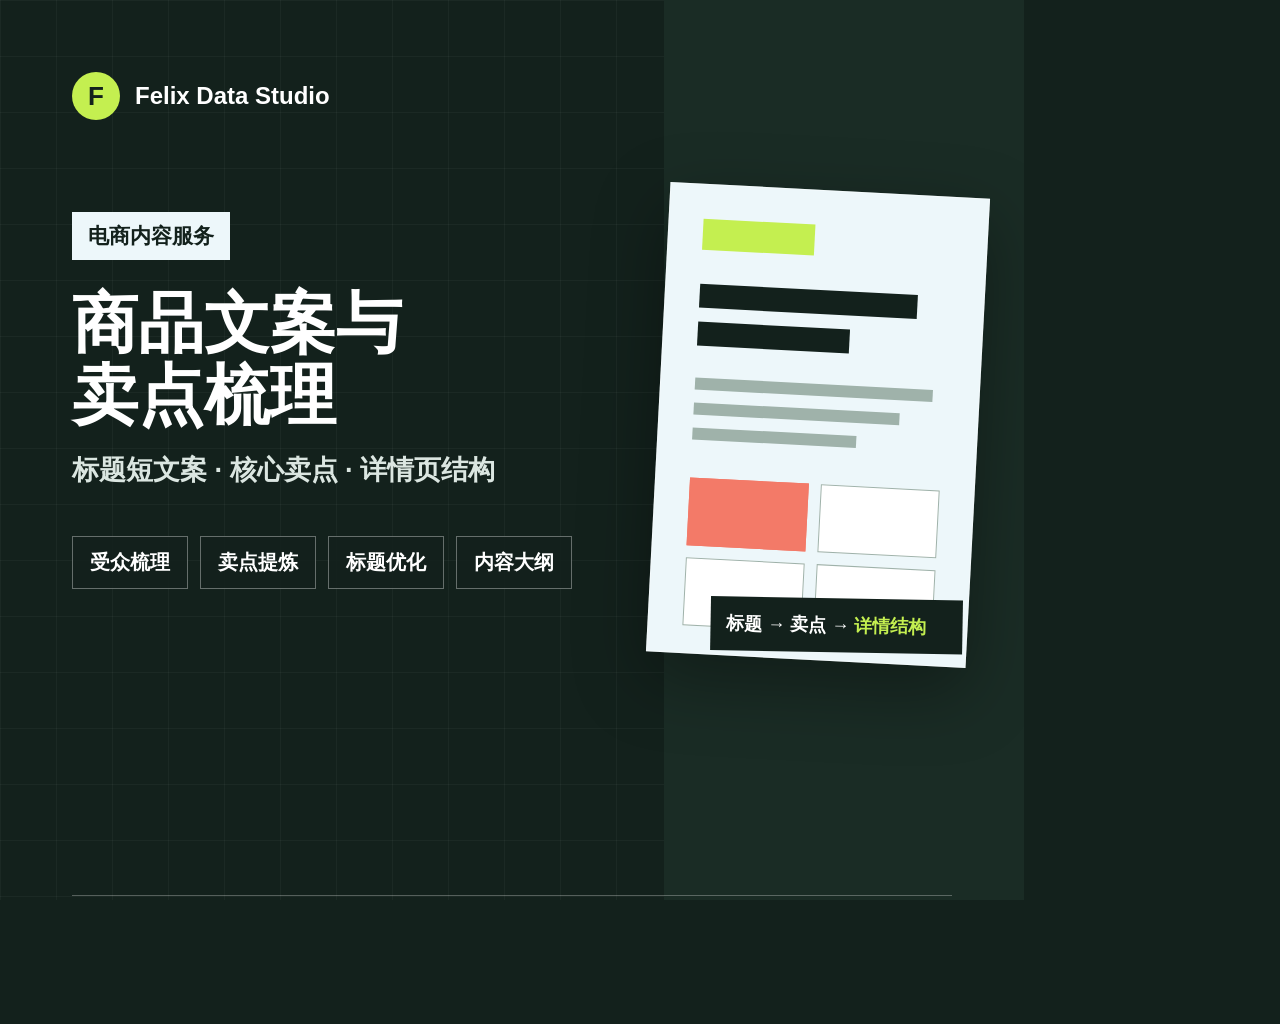
<file: assets/listing-copy-cover.html>
<!doctype html>
<html lang="zh-CN">
<head>
  <meta charset="utf-8" />
  <meta name="viewport" content="width=device-width, initial-scale=1" />
  <title>商品文案与卖点梳理服务主图</title>
  <style>
    * { box-sizing: border-box; }
    html, body { width: 100%; height: 100%; margin: 0; overflow: hidden; }
    body { font-family: "Microsoft YaHei", "PingFang SC", Arial, sans-serif; background: #13211c; }
    .cover {
      position: relative;
      width: 1024px;
      height: 1024px;
      overflow: hidden;
      color: #fff;
      background: #13211c;
    }
    .cover::before {
      position: absolute;
      inset: 0;
      background:
        linear-gradient(rgba(255, 255, 255, .035) 1px, transparent 1px),
        linear-gradient(90deg, rgba(255, 255, 255, .035) 1px, transparent 1px);
      background-size: 56px 56px;
      content: "";
    }
    .cover::after {
      position: absolute;
      top: 0;
      right: 0;
      width: 360px;
      height: 100%;
      background: #1a2c25;
      content: "";
    }
    .copy-board {
      position: absolute;
      z-index: 1;
      top: 190px;
      right: 46px;
      width: 320px;
      height: 470px;
      padding: 34px;
      border: 1px solid rgba(255, 255, 255, .35);
      background: #edf7fa;
      box-shadow: 0 24px 70px rgba(0, 0, 0, .34);
      transform: rotate(3deg);
    }
    .board-label { width: 112px; height: 31px; background: #c4ef50; }
    .headline { width: 218px; height: 24px; margin-top: 34px; background: #13211c; }
    .headline.short { width: 152px; margin-top: 14px; }
    .copy-line { width: 238px; height: 12px; margin-top: 32px; background: #9fb2aa; }
    .copy-line + .copy-line { width: 206px; margin-top: 13px; }
    .copy-line.last { width: 164px; }
    .selling-points { display: grid; grid-template-columns: 1fr 1fr; gap: 12px; margin-top: 38px; }
    .selling-points span { display: block; height: 68px; border: 1px solid #9fb2aa; background: #fff; }
    .selling-points span:first-child { border-color: #f37a68; background: #f37a68; }
    .note {
      position: absolute;
      z-index: 2;
      right: 4px;
      bottom: 8px;
      width: 252px;
      padding: 15px 16px;
      background: #13211c;
      color: #fff;
      font-size: 18px;
      font-weight: 700;
      transform: rotate(-2deg);
    }
    .note strong { color: #c4ef50; }
    .inner { position: relative; z-index: 2; display: flex; height: 100%; flex-direction: column; padding: 72px; }
    .brand { display: flex; align-items: center; gap: 15px; font-size: 24px; font-weight: 700; }
    .mark { display: grid; width: 48px; height: 48px; place-items: center; border-radius: 50%; background: #c4ef50; color: #13211c; font-size: 26px; font-weight: 900; }
    .label { width: max-content; margin-top: 92px; padding: 10px 16px; background: #edf7fa; color: #13211c; font-size: 21px; font-weight: 800; }
    h1 { max-width: 610px; margin: 28px 0 20px; font-size: 66px; line-height: 1.09; letter-spacing: 0; }
    .subtitle { max-width: 600px; margin: 0; color: #dbe6e1; font-size: 27px; font-weight: 600; }
    .features { display: flex; max-width: 640px; flex-wrap: wrap; gap: 12px; margin-top: 48px; }
    .features span { padding: 12px 17px; border: 1px solid rgba(255, 255, 255, .35); background: rgba(19, 33, 28, .9); font-size: 20px; font-weight: 600; }
    .footer { display: flex; align-items: center; justify-content: space-between; margin-top: auto; padding-top: 28px; border-top: 1px solid rgba(255, 255, 255, .28); color: #dbe6e1; font-size: 21px; }
    .footer strong { color: #c4ef50; font-weight: 800; }
  </style>
</head>
<body>
  <main class="cover">
    <div class="copy-board" aria-hidden="true">
      <div class="board-label"></div>
      <div class="headline"></div>
      <div class="headline short"></div>
      <div class="copy-line"></div>
      <div class="copy-line"></div>
      <div class="copy-line last"></div>
      <div class="selling-points"><span></span><span></span><span></span><span></span></div>
      <div class="note">标题 → 卖点 → <strong>详情结构</strong></div>
    </div>
    <div class="inner">
      <div class="brand"><span class="mark">F</span><span>Felix Data Studio</span></div>
      <div class="label">电商内容服务</div>
      <h1>商品文案与<br />卖点梳理</h1>
      <p class="subtitle">标题短文案 · 核心卖点 · 详情页结构</p>
      <div class="features">
        <span>受众梳理</span><span>卖点提炼</span><span>标题优化</span><span>内容大纲</span>
      </div>
      <div class="footer"><span>基于真实、准确的产品资料整理</span><strong>不虚构宣传</strong></div>
    </div>
  </main>
</body>
</html>
</file>
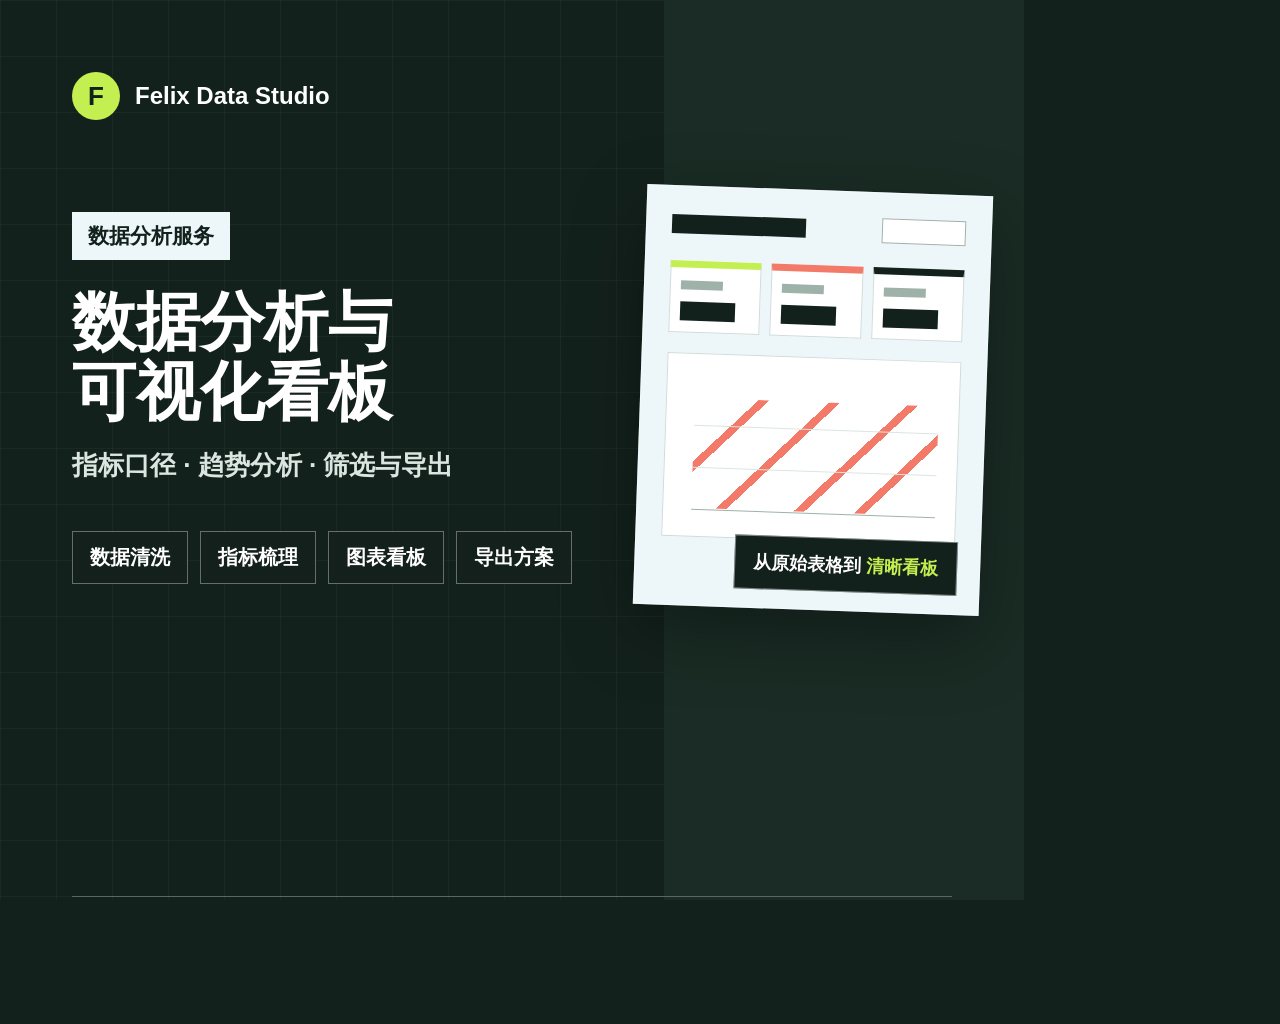
<file: assets/listing-dashboard-cover.html>
<!doctype html>
<html lang="zh-CN">
<head>
  <meta charset="utf-8" />
  <meta name="viewport" content="width=device-width, initial-scale=1" />
  <title>数据分析与可视化看板服务主图</title>
  <style>
    * { box-sizing: border-box; }
    html, body { width: 100%; height: 100%; margin: 0; overflow: hidden; }
    body { font-family: "Microsoft YaHei", "PingFang SC", Arial, sans-serif; background: #13211c; }
    .cover { position: relative; width: 1024px; height: 1024px; overflow: hidden; color: #fff; background: #13211c; }
    .cover::before {
      position: absolute;
      inset: 0;
      background:
        linear-gradient(rgba(255, 255, 255, .035) 1px, transparent 1px),
        linear-gradient(90deg, rgba(255, 255, 255, .035) 1px, transparent 1px);
      background-size: 56px 56px;
      content: "";
    }
    .cover::after { position: absolute; top: 0; right: 0; width: 360px; height: 100%; background: #1a2c25; content: ""; }
    .dashboard {
      position: absolute;
      z-index: 1;
      top: 190px;
      right: 38px;
      width: 346px;
      height: 420px;
      padding: 25px;
      border: 1px solid rgba(255, 255, 255, .38);
      background: #edf7fa;
      box-shadow: 0 24px 70px rgba(0, 0, 0, .35);
      transform: rotate(2deg);
    }
    .dash-head { display: flex; align-items: center; justify-content: space-between; }
    .dash-title { width: 134px; height: 19px; background: #13211c; }
    .dash-filter { width: 84px; height: 25px; border: 1px solid #9fb2aa; background: #fff; }
    .metrics { display: grid; grid-template-columns: repeat(3, 1fr); gap: 10px; margin-top: 24px; }
    .metric { height: 72px; padding: 13px 10px; border: 1px solid #d1dcda; background: #fff; }
    .metric::before { display: block; width: 42px; height: 9px; background: #9fb2aa; content: ""; }
    .metric::after { display: block; width: 55px; height: 19px; margin-top: 12px; background: #13211c; content: ""; }
    .metric:first-child { border-top: 7px solid #c4ef50; }
    .metric:nth-child(2) { border-top: 7px solid #f37a68; }
    .metric:last-child { border-top: 7px solid #13211c; }
    .chart { position: relative; height: 184px; margin-top: 20px; border: 1px solid #d1dcda; background: #fff; }
    .chart::before {
      position: absolute;
      left: 28px;
      right: 20px;
      bottom: 28px;
      height: 110px;
      background: linear-gradient(135deg, transparent 0 18%, #f37a68 18% 21%, transparent 21% 38%, #f37a68 38% 41%, transparent 41% 60%, #f37a68 60% 63%, transparent 63% 77%, #f37a68 77% 80%, transparent 80%);
      content: "";
    }
    .chart::after {
      position: absolute;
      left: 28px;
      right: 20px;
      bottom: 26px;
      height: 1px;
      background: #9fb2aa;
      box-shadow: 0 -42px 0 #dbe6e1, 0 -84px 0 #dbe6e1;
      content: "";
    }
    .dashboard-label {
      position: absolute;
      z-index: 2;
      right: 22px;
      bottom: 18px;
      padding: 14px 18px;
      border: 1px solid rgba(255, 255, 255, .45);
      background: #13211c;
      color: #fff;
      font-size: 18px;
      font-weight: 700;
    }
    .dashboard-label strong { color: #c4ef50; }
    .inner { position: relative; z-index: 2; display: flex; height: 100%; flex-direction: column; padding: 72px; }
    .brand { display: flex; align-items: center; gap: 15px; font-size: 24px; font-weight: 700; }
    .mark { display: grid; width: 48px; height: 48px; place-items: center; border-radius: 50%; background: #c4ef50; color: #13211c; font-size: 26px; font-weight: 900; }
    .label { width: max-content; margin-top: 92px; padding: 10px 16px; background: #edf7fa; color: #13211c; font-size: 21px; font-weight: 800; }
    h1 { max-width: 620px; margin: 28px 0 20px; font-size: 64px; line-height: 1.09; letter-spacing: 0; }
    .subtitle { max-width: 610px; margin: 0; color: #dbe6e1; font-size: 26px; font-weight: 600; }
    .features { display: flex; max-width: 640px; flex-wrap: wrap; gap: 12px; margin-top: 48px; }
    .features span { padding: 12px 17px; border: 1px solid rgba(255, 255, 255, .35); background: rgba(19, 33, 28, .9); font-size: 20px; font-weight: 600; }
    .footer { display: flex; align-items: center; justify-content: space-between; margin-top: auto; padding-top: 28px; border-top: 1px solid rgba(255, 255, 255, .28); color: #dbe6e1; font-size: 20px; }
    .footer strong { color: #c4ef50; font-weight: 800; }
  </style>
</head>
<body>
  <main class="cover">
    <div class="dashboard" aria-hidden="true">
      <div class="dash-head"><span class="dash-title"></span><span class="dash-filter"></span></div>
      <div class="metrics"><span class="metric"></span><span class="metric"></span><span class="metric"></span></div>
      <div class="chart"></div>
      <div class="dashboard-label">从原始表格到 <strong>清晰看板</strong></div>
    </div>
    <div class="inner">
      <div class="brand"><span class="mark">F</span><span>Felix Data Studio</span></div>
      <div class="label">数据分析服务</div>
      <h1>数据分析与<br />可视化看板</h1>
      <p class="subtitle">指标口径 · 趋势分析 · 筛选与导出</p>
      <div class="features">
        <span>数据清洗</span><span>指标梳理</span><span>图表看板</span><span>导出方案</span>
      </div>
      <div class="footer"><span>仅处理有权使用的脱敏数据</span><strong>不售卖数据</strong></div>
    </div>
  </main>
</body>
</html>
</file>
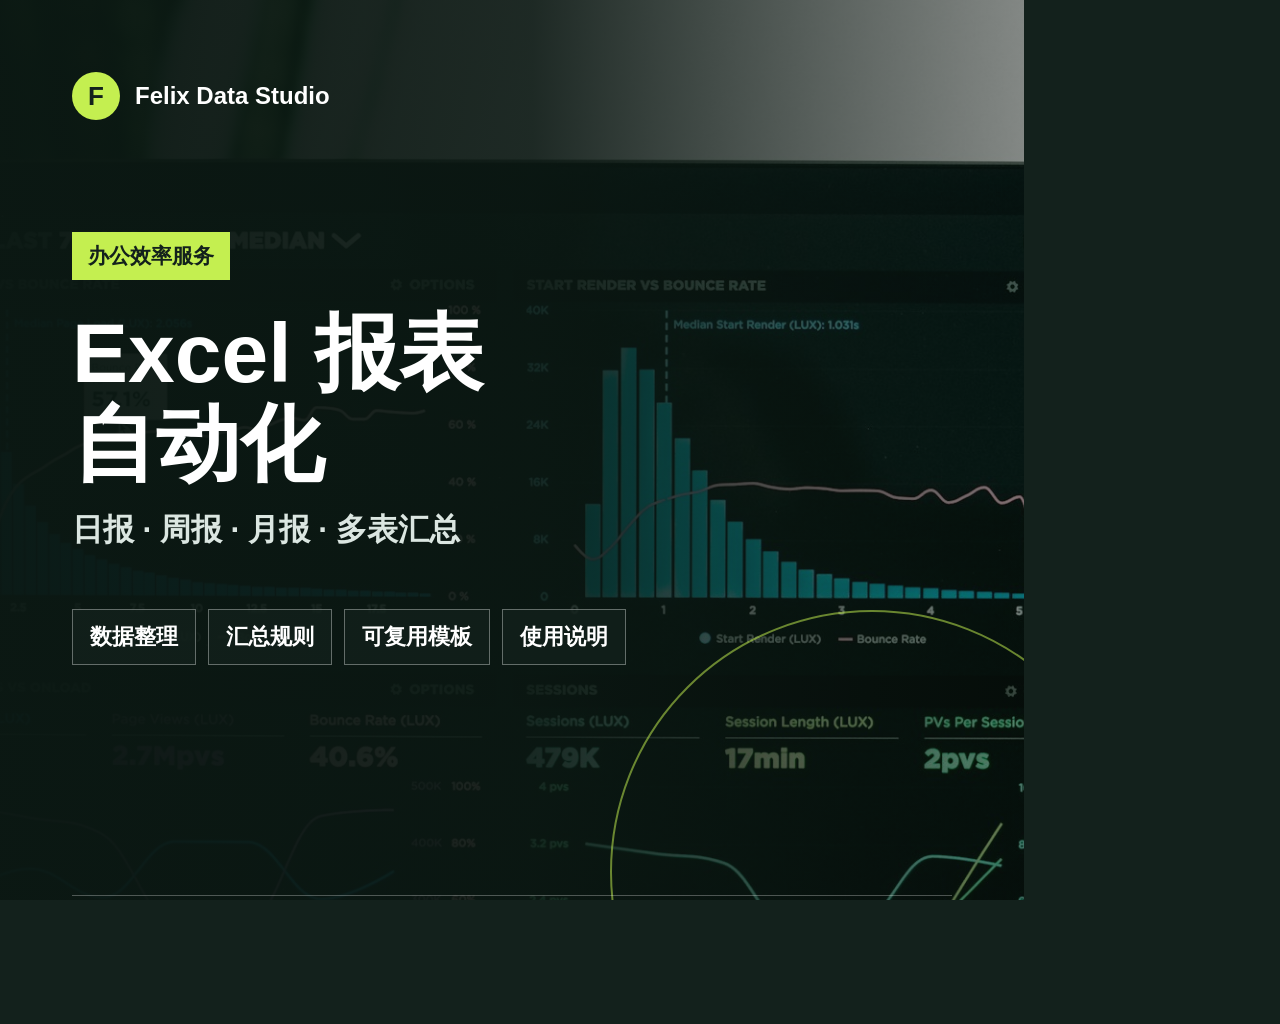
<file: assets/listing-excel-cover.html>
<!doctype html>
<html lang="zh-CN">
<head>
  <meta charset="utf-8" />
  <meta name="viewport" content="width=device-width, initial-scale=1" />
  <title>Excel 报表自动化服务主图</title>
  <style>
    * { box-sizing: border-box; }
    html, body { width: 100%; height: 100%; margin: 0; overflow: hidden; }
    body { font-family: "Microsoft YaHei", "PingFang SC", Arial, sans-serif; background: #13211c; }
    .cover {
      position: relative;
      width: 1024px;
      height: 1024px;
      overflow: hidden;
      color: #fff;
      background: #13211c url("data-workspace.jpg") center / cover no-repeat;
    }
    .cover::before {
      position: absolute;
      inset: 0;
      background: linear-gradient(90deg, rgba(11, 24, 19, .98) 0%, rgba(11, 24, 19, .92) 52%, rgba(11, 24, 19, .5) 100%);
      content: "";
    }
    .cover::after {
      position: absolute;
      right: -110px;
      bottom: -110px;
      width: 520px;
      height: 520px;
      border: 2px solid rgba(196, 239, 80, .52);
      border-radius: 50%;
      content: "";
    }
    .inner { position: relative; z-index: 1; display: flex; height: 100%; flex-direction: column; padding: 72px; }
    .brand { display: flex; align-items: center; gap: 15px; font-size: 24px; font-weight: 700; }
    .mark { display: grid; width: 48px; height: 48px; place-items: center; border-radius: 50%; background: #c4ef50; color: #13211c; font-size: 26px; font-weight: 900; }
    .label { width: max-content; margin-top: 112px; padding: 10px 16px; background: #c4ef50; color: #13211c; font-size: 21px; font-weight: 800; }
    h1 { max-width: 760px; margin: 28px 0 20px; font-size: 84px; line-height: 1.08; letter-spacing: 0; }
    .subtitle { margin: 0; color: #dbe6e1; font-size: 31px; font-weight: 600; }
    .features { display: flex; flex-wrap: wrap; gap: 12px; margin-top: 58px; }
    .features span { padding: 12px 17px; border: 1px solid rgba(255, 255, 255, .35); background: rgba(19, 33, 28, .76); font-size: 22px; font-weight: 600; }
    .footer { display: flex; align-items: center; justify-content: space-between; margin-top: auto; padding-top: 28px; border-top: 1px solid rgba(255, 255, 255, .28); color: #dbe6e1; font-size: 21px; }
    .footer strong { color: #c4ef50; font-weight: 800; }
  </style>
</head>
<body>
  <main class="cover">
    <div class="inner">
      <div class="brand"><span class="mark">F</span><span>Felix Data Studio</span></div>
      <div class="label">办公效率服务</div>
      <h1>Excel 报表<br />自动化</h1>
      <p class="subtitle">日报 · 周报 · 月报 · 多表汇总</p>
      <div class="features">
        <span>数据整理</span><span>汇总规则</span><span>可复用模板</span><span>使用说明</span>
      </div>
      <div class="footer"><span>先看脱敏样例，再确认方案与报价</span><strong>按需求定制</strong></div>
    </div>
  </main>
</body>
</html>
</file>
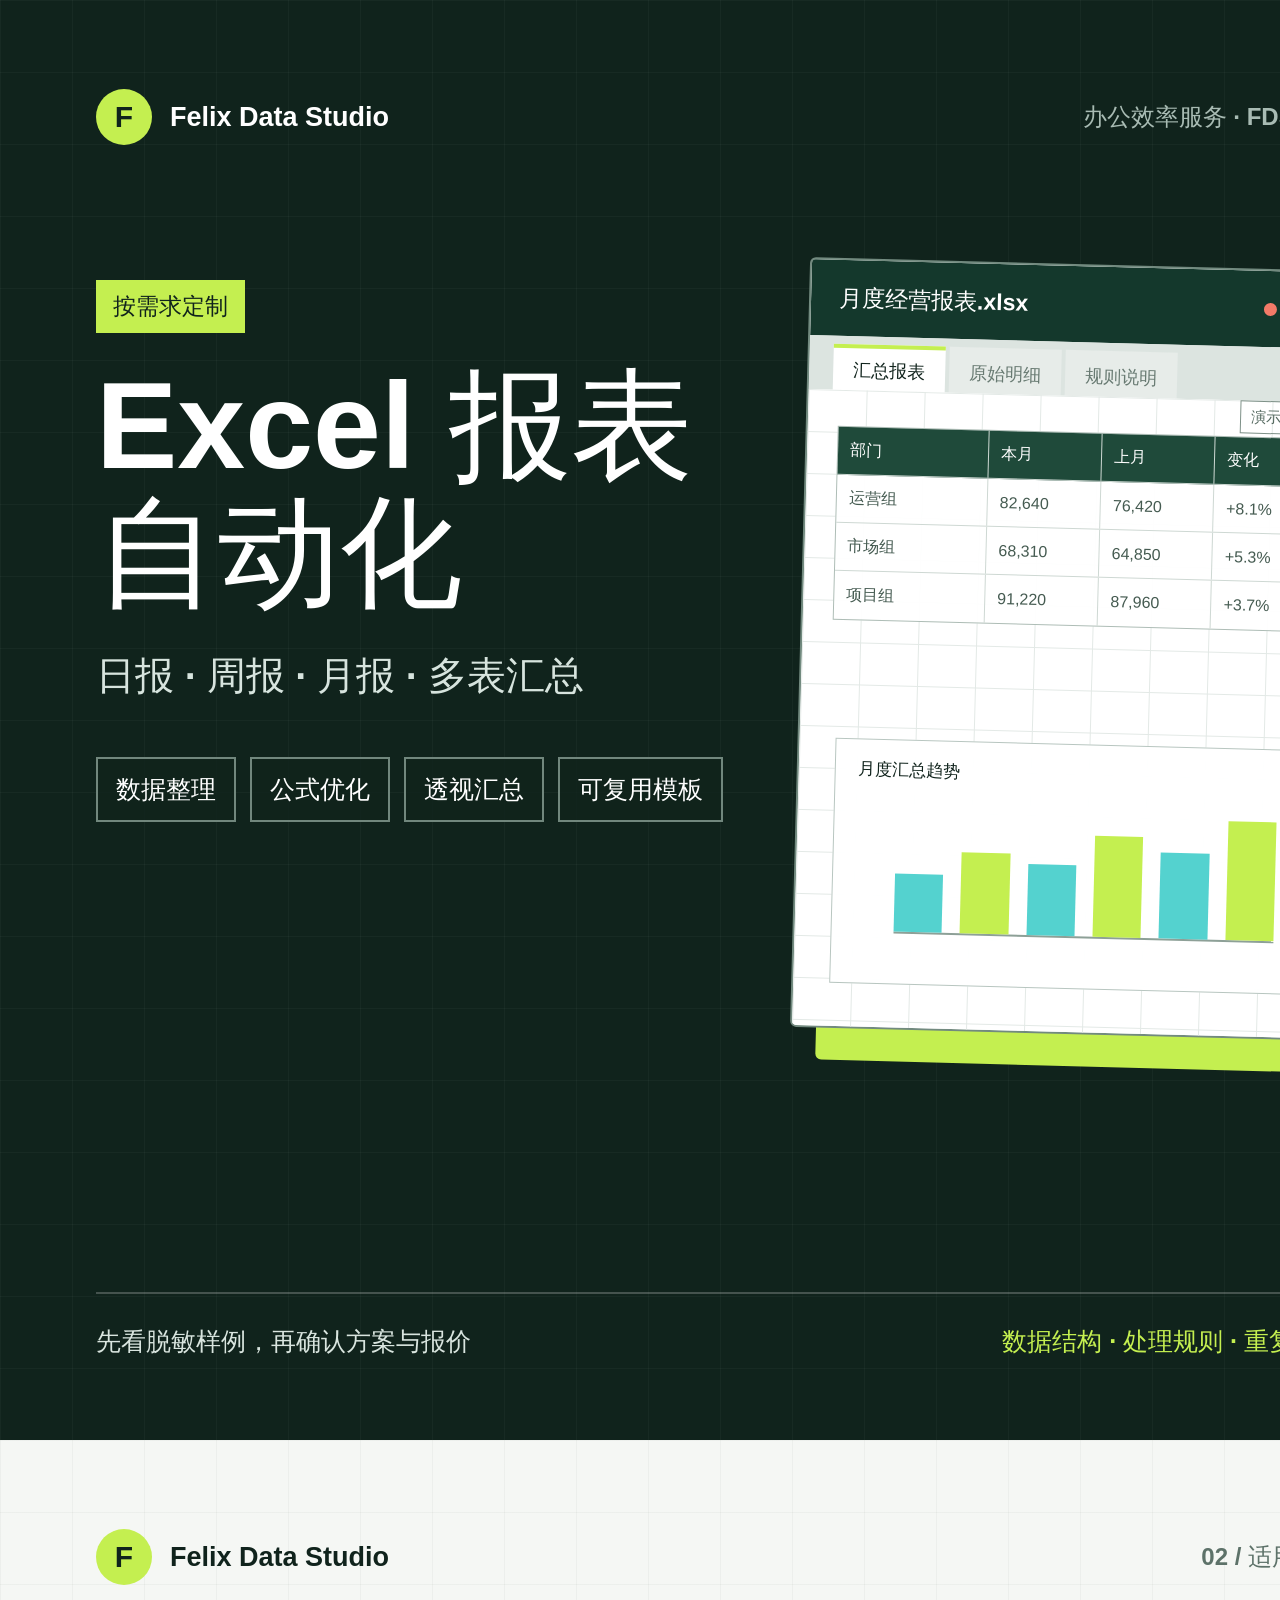
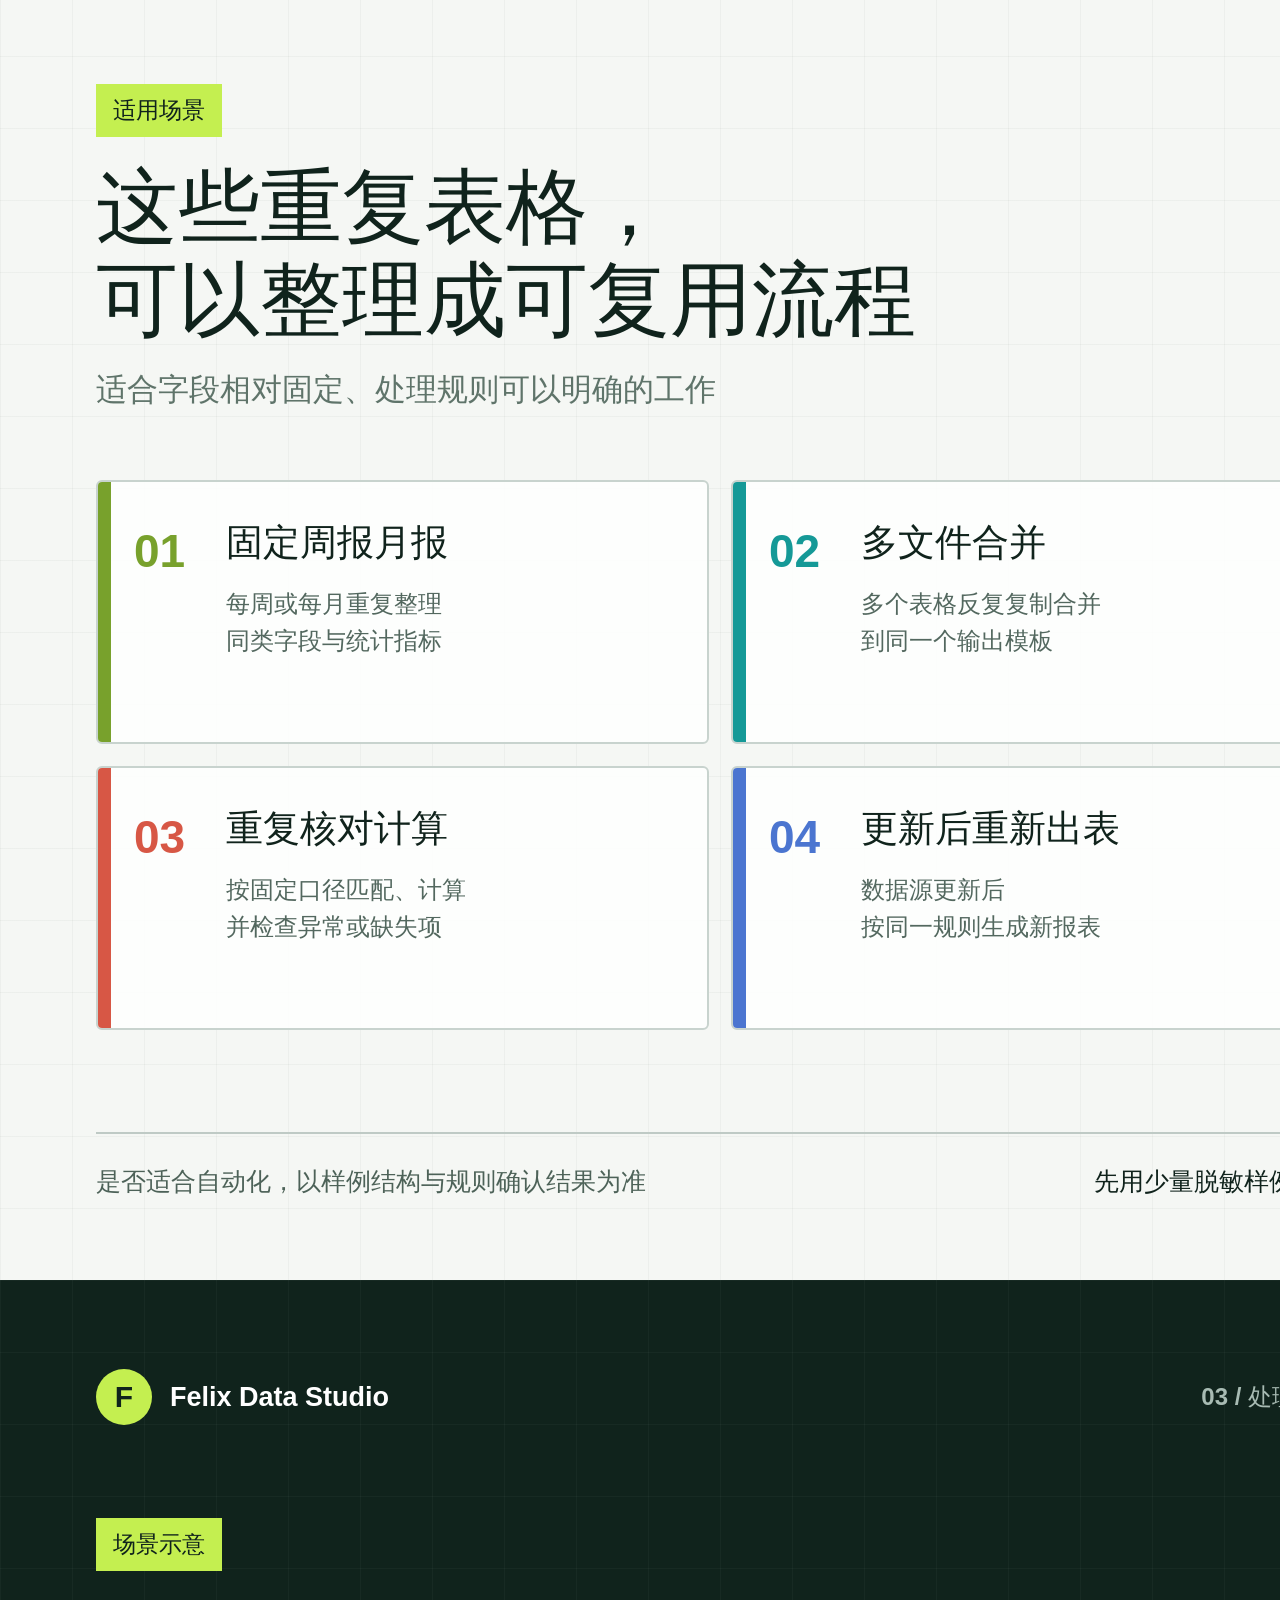
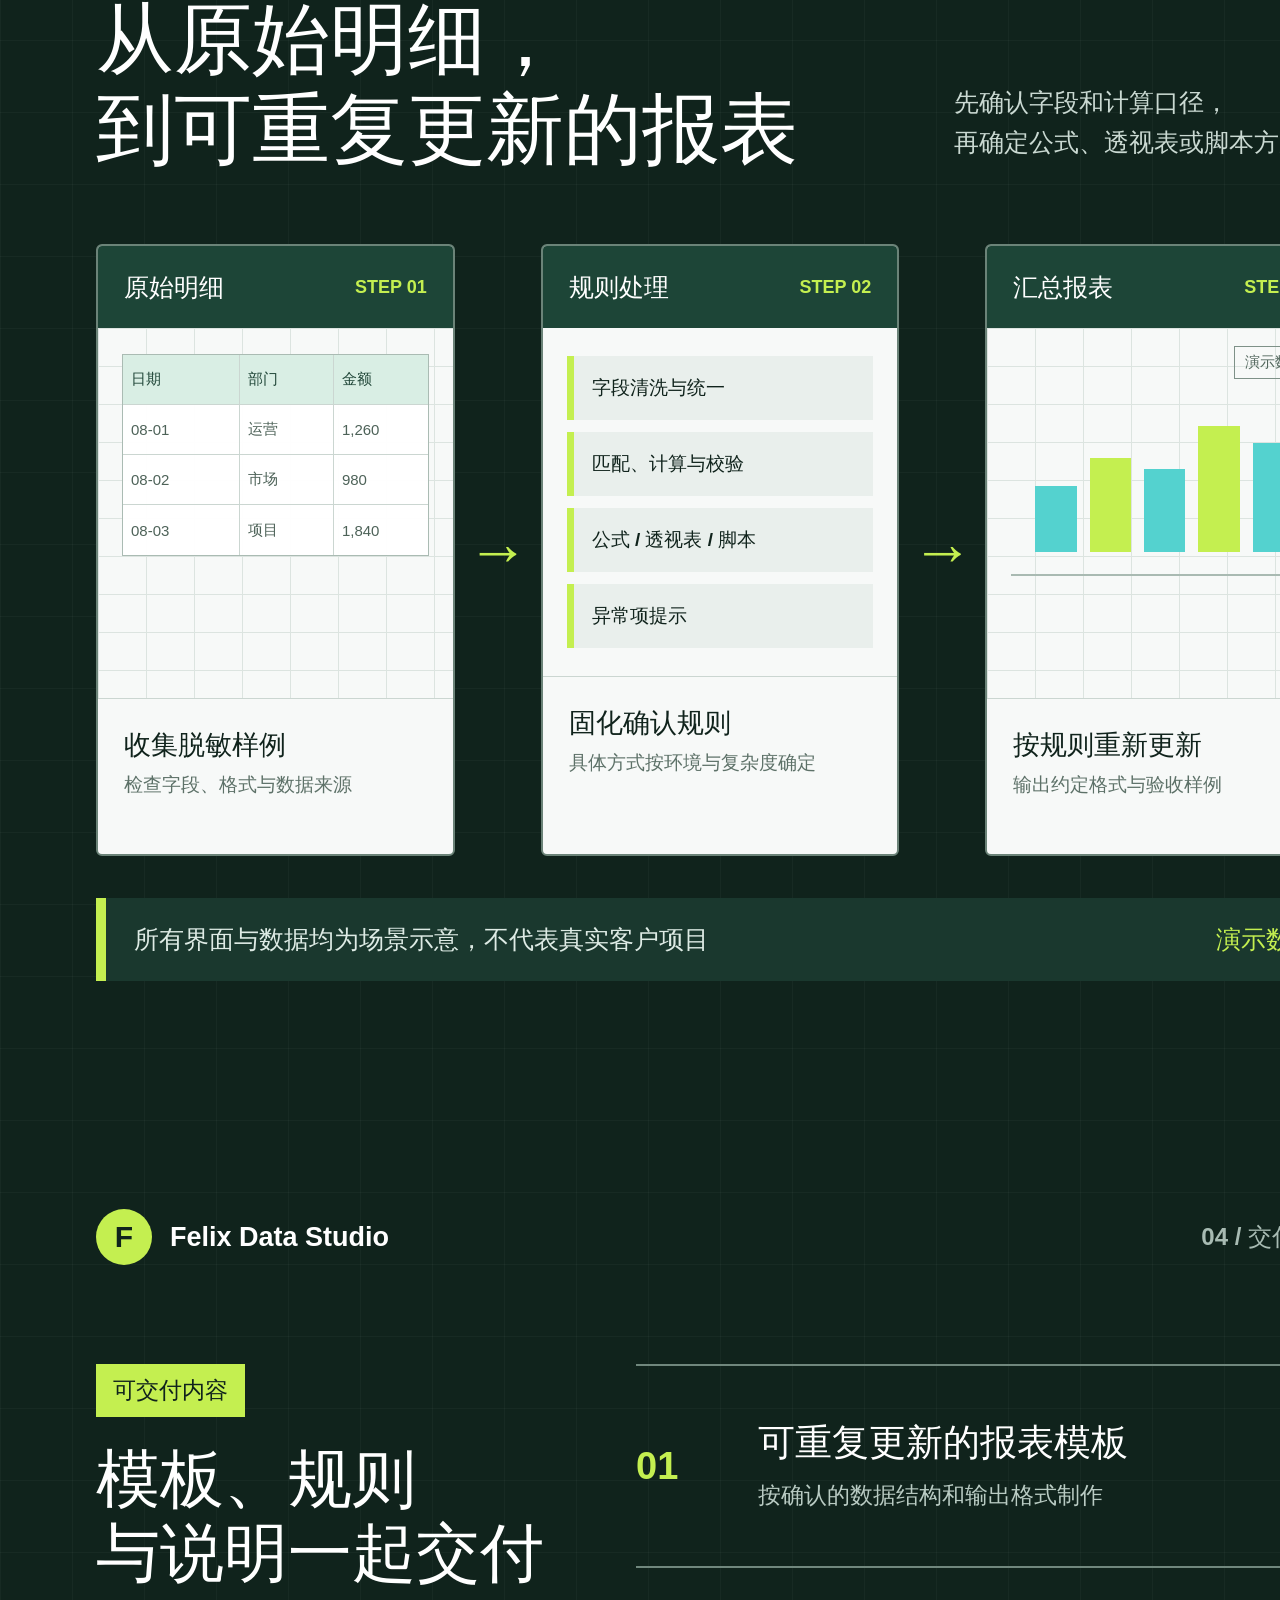
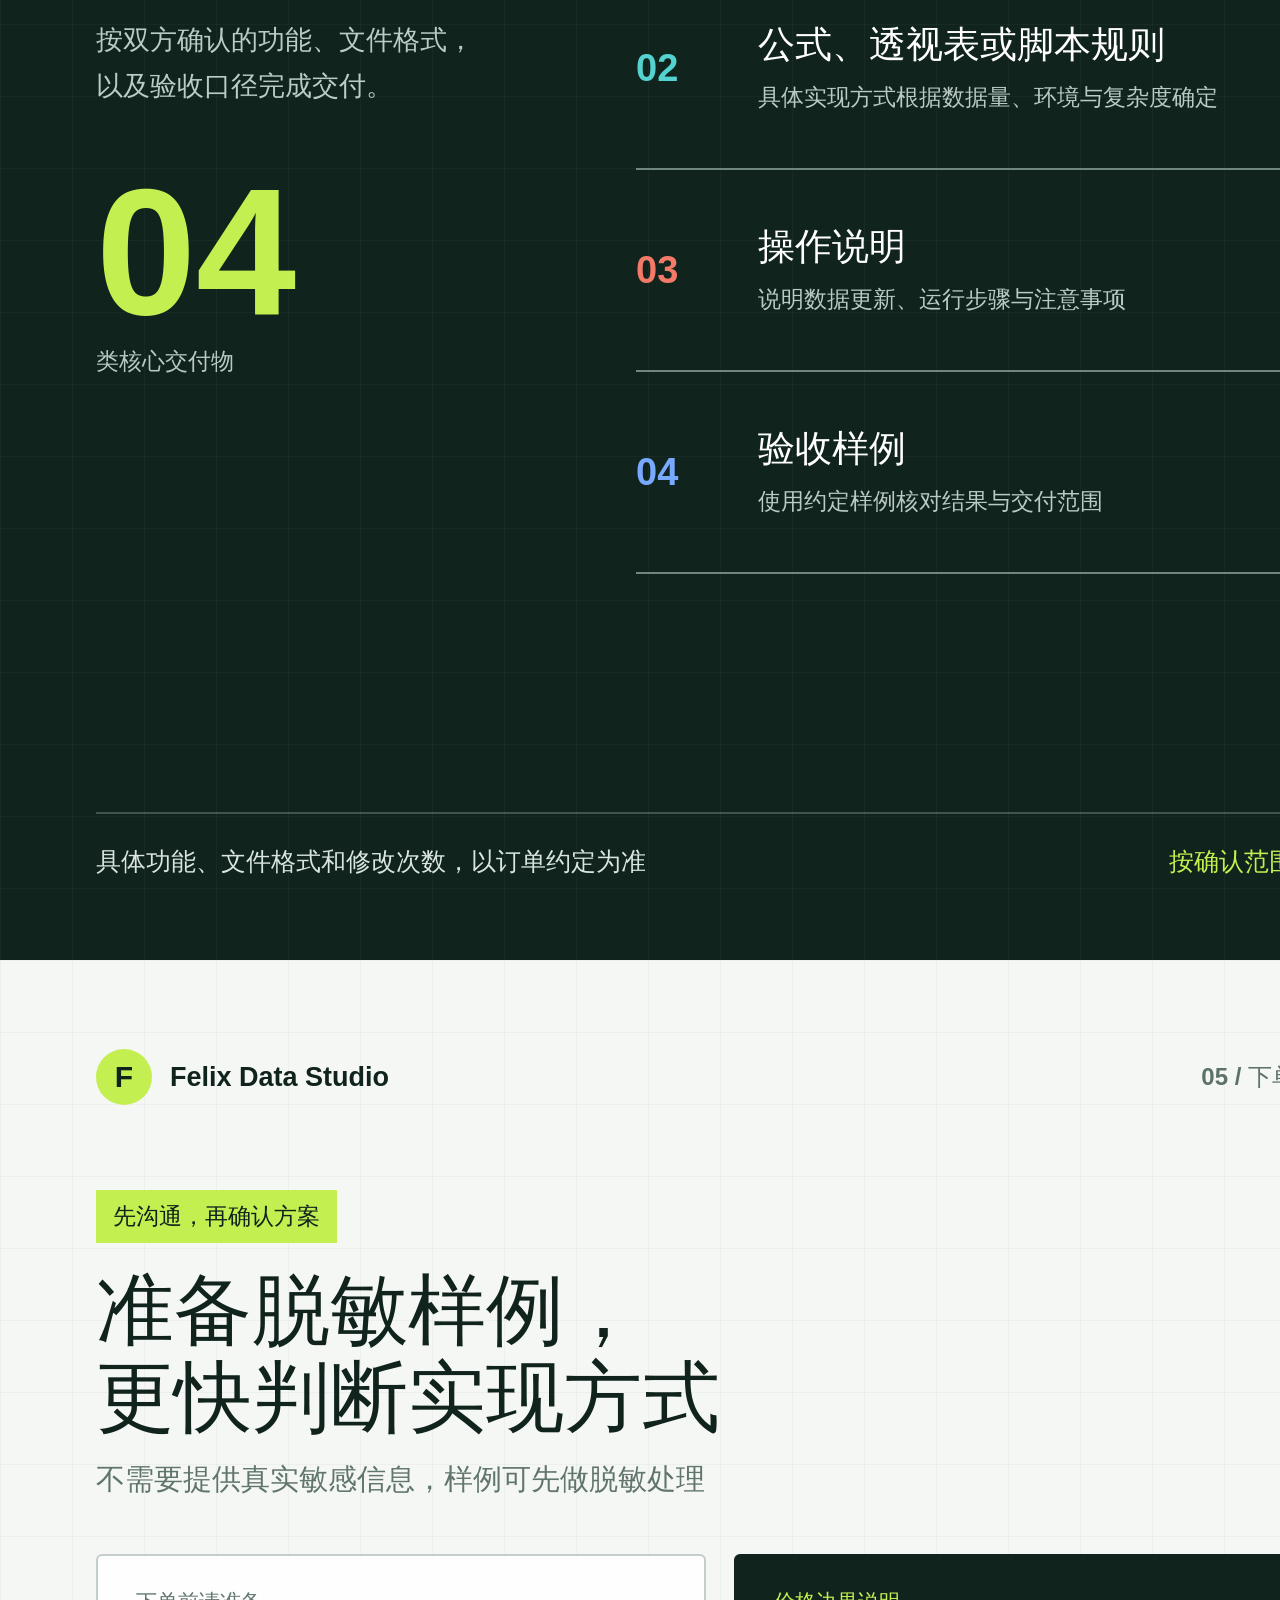
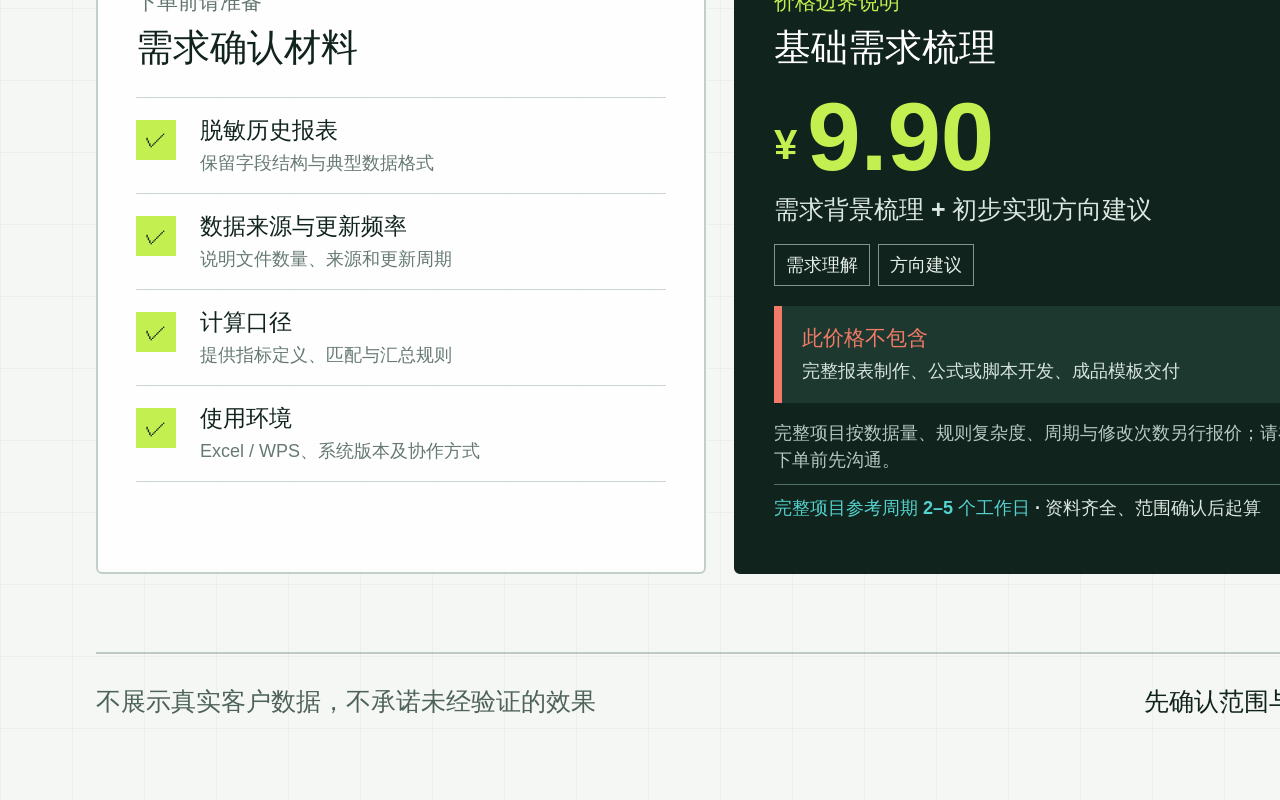
<file: assets/listing-excel-main-images.html>
<!doctype html>
<html lang="zh-CN">
<head>
  <meta charset="utf-8" />
  <meta name="viewport" content="width=1440, initial-scale=1" />
  <title>Felix Excel 报表自动化主图套装</title>
  <style>
    :root {
      --ink: #10231c;
      --ink-2: #19342a;
      --lime: #c4ef50;
      --cyan: #54d2cf;
      --coral: #f37a68;
      --blue: #78a9ff;
      --paper: #f5f7f4;
      --white: #ffffff;
      --muted: #a8bbb3;
      --line: #d4ded9;
    }

    * { box-sizing: border-box; }
    html, body { margin: 0; width: 1440px; background: #08150f; }
    body {
      font-family: "Microsoft YaHei", "PingFang SC", Arial, sans-serif;
      font-synthesis: none;
      letter-spacing: 0;
    }
    .asset {
      position: relative;
      width: 1440px;
      height: 1440px;
      overflow: hidden;
      padding: 86px 96px 78px;
    }
    .asset * { letter-spacing: 0; }
    .asset--dark { color: var(--white); background: var(--ink); }
    .asset--light { color: var(--ink); background: var(--paper); }
    .asset--dark::before,
    .asset--light::before {
      position: absolute;
      inset: 0;
      pointer-events: none;
      content: "";
      background-image:
        linear-gradient(rgba(255, 255, 255, .032) 1px, transparent 1px),
        linear-gradient(90deg, rgba(255, 255, 255, .032) 1px, transparent 1px);
      background-size: 72px 72px;
    }
    .asset--light::before {
      background-image:
        linear-gradient(rgba(16, 35, 28, .035) 1px, transparent 1px),
        linear-gradient(90deg, rgba(16, 35, 28, .035) 1px, transparent 1px);
    }
    .layer { position: relative; z-index: 1; height: 100%; }
    .topline {
      display: flex;
      align-items: center;
      justify-content: space-between;
      height: 62px;
    }
    .brand { display: flex; align-items: center; gap: 18px; font-size: 27px; font-weight: 800; }
    .brand-mark {
      display: grid;
      width: 56px;
      height: 56px;
      place-items: center;
      border-radius: 50%;
      background: var(--lime);
      color: var(--ink);
      font-size: 30px;
      font-weight: 900;
    }
    .code { color: var(--muted); font-size: 24px; font-weight: 700; }
    .asset--light .code { color: #5d7269; }
    .eyebrow {
      display: inline-block;
      padding: 11px 17px;
      background: var(--lime);
      color: var(--ink);
      font-size: 23px;
      font-weight: 900;
    }
    h1, h2, h3, p { margin: 0; }
    .footer-line {
      position: absolute;
      right: 0;
      bottom: 0;
      left: 0;
      display: flex;
      align-items: center;
      justify-content: space-between;
      min-height: 70px;
      padding-top: 26px;
      border-top: 2px solid rgba(255, 255, 255, .22);
      color: #d9e5df;
      font-size: 25px;
      font-weight: 650;
    }
    .asset--light .footer-line { border-color: #bfcac5; color: #4d6258; }
    .footer-line strong { color: var(--lime); font-weight: 900; }
    .asset--light .footer-line strong { color: var(--ink); }

    /* 01 Cover */
    .cover-layout { display: grid; grid-template-columns: 640px 1fr; gap: 64px; margin-top: 116px; }
    .cover-copy { padding-top: 16px; }
    .cover-copy h1 { margin-top: 30px; font-size: 122px; line-height: 1.04; font-weight: 900; }
    .cover-copy .subtitle { margin-top: 30px; color: #d7e4de; font-size: 39px; line-height: 1.5; font-weight: 700; }
    .feature-row { display: flex; flex-wrap: wrap; gap: 14px; margin-top: 52px; }
    .feature-row span {
      padding: 14px 18px;
      border: 2px solid #71877d;
      background: rgba(16, 35, 28, .78);
      font-size: 25px;
      font-weight: 750;
    }
    .workbook {
      position: relative;
      align-self: center;
      height: 770px;
      overflow: hidden;
      border: 2px solid #728a7f;
      border-radius: 6px;
      background: #eef2f0;
      box-shadow: 26px 32px 0 var(--lime);
      color: var(--ink);
      transform: rotate(1.5deg);
    }
    .workbook-bar { display: flex; align-items: center; justify-content: space-between; height: 76px; padding: 0 28px; background: #14382c; color: #fff; }
    .workbook-title { font-size: 23px; font-weight: 800; }
    .window-dots { display: flex; gap: 10px; }
    .window-dots i { width: 13px; height: 13px; border-radius: 50%; background: var(--coral); }
    .window-dots i:nth-child(2) { background: #f6c85f; }
    .window-dots i:nth-child(3) { background: var(--lime); }
    .sheet-tabs { display: flex; height: 54px; align-items: end; gap: 4px; padding: 0 24px; background: #dce4e0; }
    .sheet-tabs span { padding: 10px 20px 8px; background: #fff; border-top: 4px solid var(--lime); font-size: 18px; font-weight: 800; }
    .sheet-tabs span + span { border-color: transparent; background: #e7ece9; color: #687a72; }
    .sheet-grid {
      position: relative;
      height: 638px;
      padding: 36px 30px;
      background-color: #fff;
      background-image:
        linear-gradient(#e3e9e6 1px, transparent 1px),
        linear-gradient(90deg, #e3e9e6 1px, transparent 1px);
      background-size: 58px 42px;
    }
    .sheet-grid > .demo-tag { top: 0; }
    .mock-table { border: 1px solid #aebdb6; background: rgba(255,255,255,.96); }
    .mock-row { display: grid; grid-template-columns: 1.2fr .9fr .9fr .8fr; min-height: 48px; border-bottom: 1px solid #ced8d3; }
    .mock-row:last-child { border-bottom: 0; }
    .mock-row span { display: flex; align-items: center; padding: 0 12px; border-right: 1px solid #ced8d3; color: #455b51; font-size: 16px; }
    .mock-row span:last-child { border-right: 0; }
    .mock-row--head { background: #1f4a3a; }
    .mock-row--head span { color: #fff; font-weight: 800; }
    .chart { position: absolute; right: 36px; bottom: 45px; left: 36px; height: 245px; padding: 28px 24px 24px 62px; border: 1px solid #b8c6c0; background: rgba(255,255,255,.98); }
    .chart-title { position: absolute; top: 18px; left: 22px; font-size: 17px; font-weight: 800; }
    .bars { display: flex; height: 165px; align-items: end; gap: 18px; padding-top: 32px; border-bottom: 2px solid #8da097; }
    .bars i { flex: 1; min-width: 30px; background: var(--cyan); }
    .bars i:nth-child(2n) { background: var(--lime); }
    .demo-tag { position: absolute; right: 26px; top: 18px; padding: 6px 10px; border: 1px solid #7e9188; color: #52675d; font-size: 15px; font-weight: 700; }

    /* 02 Scenarios */
    .section-heading { margin-top: 96px; }
    .section-heading h2 { margin-top: 24px; max-width: 1040px; font-size: 82px; line-height: 1.13; font-weight: 900; }
    .section-heading p { margin-top: 20px; color: #5f746a; font-size: 31px; line-height: 1.55; font-weight: 650; }
    .scenario-grid { display: grid; grid-template-columns: 1fr 1fr; gap: 22px; margin-top: 66px; }
    .scenario {
      position: relative;
      min-height: 264px;
      padding: 38px 40px 34px 128px;
      overflow: hidden;
      border: 2px solid #c8d3ce;
      border-radius: 6px;
      background: rgba(255,255,255,.86);
    }
    .scenario::before { position: absolute; top: 0; bottom: 0; left: 0; width: 13px; background: var(--accent); content: ""; }
    .scenario-num { position: absolute; top: 42px; left: 36px; color: var(--accent); font-size: 46px; font-weight: 900; }
    .scenario h3 { font-size: 37px; line-height: 1.25; font-weight: 900; }
    .scenario p { margin-top: 18px; color: #53685f; font-size: 24px; line-height: 1.55; font-weight: 600; }
    .scenario--1 { --accent: #78a12c; }
    .scenario--2 { --accent: #159997; }
    .scenario--3 { --accent: #d75745; }
    .scenario--4 { --accent: #4b75d0; }

    /* 03 Workflow */
    .workflow-heading { display: grid; grid-template-columns: 1fr 390px; align-items: end; gap: 40px; margin-top: 90px; }
    .workflow-heading h2 { margin-top: 24px; font-size: 78px; line-height: 1.15; font-weight: 900; }
    .workflow-heading p { padding-bottom: 12px; color: #cad9d2; font-size: 25px; line-height: 1.6; font-weight: 650; }
    .flow { position: relative; display: grid; grid-template-columns: 1fr 86px 1fr 86px 1fr; align-items: center; margin-top: 70px; }
    .flow-arrow { color: var(--lime); font-size: 62px; font-weight: 900; text-align: center; }
    .flow-stage { height: 612px; overflow: hidden; border: 2px solid #6b8378; border-radius: 6px; background: #f7f9f8; color: var(--ink); }
    .flow-stage-top { display: flex; align-items: center; justify-content: space-between; height: 82px; padding: 0 26px; background: #1d4537; color: #fff; }
    .flow-stage-top strong { font-size: 25px; }
    .flow-stage-top span { color: var(--lime); font-size: 18px; font-weight: 800; }
    .mini-sheet { position: relative; height: 370px; padding: 26px 24px; background-image: linear-gradient(#dce4e0 1px, transparent 1px), linear-gradient(90deg, #dce4e0 1px, transparent 1px); background-size: 48px 38px; }
    .mini-table { border: 1px solid #aabbb3; background: rgba(255,255,255,.96); }
    .mini-table div { display: grid; grid-template-columns: 1fr .8fr .8fr; min-height: 50px; border-bottom: 1px solid #cbd6d1; }
    .mini-table div:last-child { border-bottom: 0; }
    .mini-table span { display: flex; align-items: center; padding: 8px; border-right: 1px solid #cbd6d1; color: #4d6258; font-size: 15px; }
    .mini-table span:last-child { border-right: 0; }
    .mini-table .mini-head { background: #d9eee4; }
    .mini-table .mini-head span { color: #214739; font-weight: 900; }
    .rule-list { display: grid; gap: 12px; padding: 28px 24px; }
    .rule-list div { display: flex; align-items: center; min-height: 64px; padding: 0 18px; border-left: 7px solid var(--lime); background: #e9efec; font-size: 19px; font-weight: 800; }
    .summary-bars { display: flex; height: 222px; align-items: end; gap: 13px; padding: 46px 24px 22px; border-bottom: 2px solid #a9bab2; }
    .summary-bars i { flex: 1; background: var(--cyan); }
    .summary-bars i:nth-child(2n) { background: var(--lime); }
    .stage-caption { padding: 28px 26px; border-top: 1px solid #cbd6d1; }
    .stage-caption strong { display: block; font-size: 27px; }
    .stage-caption span { display: block; margin-top: 8px; color: #5d7168; font-size: 19px; line-height: 1.45; }
    .workflow-note { display: flex; align-items: center; justify-content: space-between; margin-top: 42px; padding: 25px 28px; border-left: 10px solid var(--lime); background: #1a382e; color: #deebe5; font-size: 25px; font-weight: 700; }
    .workflow-note span:last-child { color: var(--lime); }

    /* 04 Deliverables */
    .delivery-layout { display: grid; grid-template-columns: 470px 1fr; gap: 70px; margin-top: 96px; }
    .delivery-intro .eyebrow { margin-bottom: 26px; }
    .delivery-intro h2 { font-size: 64px; line-height: 1.15; font-weight: 900; }
    .delivery-intro p { margin-top: 28px; color: #baccc4; font-size: 27px; line-height: 1.7; }
    .delivery-count { margin-top: 52px; color: var(--lime); font-size: 180px; line-height: 1; font-weight: 900; }
    .delivery-count small { display: block; margin-top: 8px; color: #b8c9c1; font-size: 23px; font-weight: 750; }
    .delivery-list { border-top: 2px solid #70877d; }
    .delivery-item { display: grid; grid-template-columns: 98px 1fr; gap: 24px; min-height: 202px; align-items: center; border-bottom: 2px solid #70877d; }
    .delivery-item .num { color: var(--accent); font-size: 38px; font-weight: 900; }
    .delivery-item h3 { font-size: 37px; line-height: 1.25; font-weight: 900; }
    .delivery-item p { margin-top: 12px; color: #b9cbc3; font-size: 23px; line-height: 1.5; }
    .delivery-item:nth-child(1) { --accent: var(--lime); }
    .delivery-item:nth-child(2) { --accent: var(--cyan); }
    .delivery-item:nth-child(3) { --accent: var(--coral); }
    .delivery-item:nth-child(4) { --accent: var(--blue); }

    /* 05 Order guide */
    .order-heading { margin-top: 82px; }
    .order-heading h2 { margin-top: 24px; font-size: 78px; line-height: 1.12; font-weight: 900; }
    .order-heading p { margin-top: 18px; color: #60756b; font-size: 29px; font-weight: 650; }
    .order-layout { display: grid; grid-template-columns: 1fr 1fr; gap: 28px; margin-top: 54px; }
    .prepare-panel, .price-panel { min-height: 620px; padding: 32px 38px; border: 2px solid #c4cfca; border-radius: 6px; background: rgba(255,255,255,.9); }
    .panel-kicker { color: #63776e; font-size: 21px; font-weight: 850; }
    .prepare-panel h3, .price-panel h3 { margin-top: 7px; font-size: 37px; font-weight: 900; }
    .prepare-list { margin-top: 24px; }
    .prepare-item { display: grid; grid-template-columns: 50px 1fr; gap: 14px; align-items: start; min-height: 92px; padding: 17px 0; border-top: 1px solid #ccd6d1; }
    .prepare-item:last-child { border-bottom: 1px solid #ccd6d1; }
    .prepare-item .check { display: grid; width: 40px; height: 40px; place-items: center; background: var(--lime); color: var(--ink); font-size: 22px; font-weight: 900; }
    .prepare-item strong { display: block; font-size: 23px; }
    .prepare-item span { display: block; margin-top: 5px; color: #667a71; font-size: 18px; line-height: 1.4; }
    .price-panel { background: var(--ink); color: #fff; border-color: var(--ink); }
    .price-panel .panel-kicker { color: var(--lime); }
    .price { display: flex; align-items: end; gap: 10px; margin-top: 16px; color: var(--lime); }
    .price .currency { padding-bottom: 16px; font-size: 42px; font-weight: 900; }
    .price .amount { font-size: 96px; line-height: 1; font-weight: 900; }
    .price-label { margin-top: 8px; color: #dbe7e1; font-size: 25px; line-height: 1.35; font-weight: 800; }
    .included { display: flex; flex-wrap: wrap; gap: 8px; margin-top: 18px; }
    .included span { padding: 8px 11px; border: 1px solid #80968b; color: #e5eee9; font-size: 18px; font-weight: 700; }
    .not-included { margin-top: 20px; padding: 18px 20px; border-left: 8px solid var(--coral); background: #1d392f; }
    .not-included strong { color: var(--coral); font-size: 21px; }
    .not-included p { margin-top: 6px; color: #d7e4de; font-size: 18px; line-height: 1.45; }
    .price-note { margin-top: 17px; color: #b7c9c1; font-size: 18px; line-height: 1.5; }
    .cycle-inline { margin-top: 10px; padding-top: 10px; border-top: 1px solid #527064; color: #dce8e2; font-size: 18px; line-height: 1.45; font-weight: 700; }
    .cycle-inline strong { color: var(--cyan); }
  </style>
</head>
<body>
  <section class="asset asset--dark" id="excel-main-01">
    <div class="layer">
      <header class="topline">
        <div class="brand"><span class="brand-mark">F</span><span>Felix Data Studio</span></div>
        <div class="code">办公效率服务 · FDS-L01</div>
      </header>
      <div class="cover-layout">
        <div class="cover-copy">
          <span class="eyebrow">按需求定制</span>
          <h1>Excel 报表<br />自动化</h1>
          <p class="subtitle">日报 · 周报 · 月报 · 多表汇总</p>
          <div class="feature-row">
            <span>数据整理</span><span>公式优化</span><span>透视汇总</span><span>可复用模板</span>
          </div>
        </div>
        <div class="workbook" aria-label="模拟 Excel 报表示意">
          <div class="workbook-bar"><span class="workbook-title">月度经营报表.xlsx</span><span class="window-dots"><i></i><i></i><i></i></span></div>
          <div class="sheet-tabs"><span>汇总报表</span><span>原始明细</span><span>规则说明</span></div>
          <div class="sheet-grid">
            <div class="demo-tag">演示数据</div>
            <div class="mock-table">
              <div class="mock-row mock-row--head"><span>部门</span><span>本月</span><span>上月</span><span>变化</span></div>
              <div class="mock-row"><span>运营组</span><span>82,640</span><span>76,420</span><span>+8.1%</span></div>
              <div class="mock-row"><span>市场组</span><span>68,310</span><span>64,850</span><span>+5.3%</span></div>
              <div class="mock-row"><span>项目组</span><span>91,220</span><span>87,960</span><span>+3.7%</span></div>
            </div>
            <div class="chart">
              <span class="chart-title">月度汇总趋势</span>
              <div class="bars"><i style="height:44%"></i><i style="height:62%"></i><i style="height:54%"></i><i style="height:77%"></i><i style="height:66%"></i><i style="height:91%"></i></div>
            </div>
          </div>
        </div>
      </div>
      <div class="footer-line"><span>先看脱敏样例，再确认方案与报价</span><strong>数据结构 · 处理规则 · 重复更新</strong></div>
    </div>
  </section>

  <section class="asset asset--light" id="excel-main-02">
    <div class="layer">
      <header class="topline">
        <div class="brand"><span class="brand-mark">F</span><span>Felix Data Studio</span></div>
        <div class="code">02 / 适用场景</div>
      </header>
      <div class="section-heading">
        <span class="eyebrow">适用场景</span>
        <h2>这些重复表格，<br />可以整理成可复用流程</h2>
        <p>适合字段相对固定、处理规则可以明确的工作</p>
      </div>
      <div class="scenario-grid">
        <article class="scenario scenario--1">
          <span class="scenario-num">01</span>
          <h3>固定周报月报</h3>
          <p>每周或每月重复整理<br />同类字段与统计指标</p>
        </article>
        <article class="scenario scenario--2">
          <span class="scenario-num">02</span>
          <h3>多文件合并</h3>
          <p>多个表格反复复制合并<br />到同一个输出模板</p>
        </article>
        <article class="scenario scenario--3">
          <span class="scenario-num">03</span>
          <h3>重复核对计算</h3>
          <p>按固定口径匹配、计算<br />并检查异常或缺失项</p>
        </article>
        <article class="scenario scenario--4">
          <span class="scenario-num">04</span>
          <h3>更新后重新出表</h3>
          <p>数据源更新后<br />按同一规则生成新报表</p>
        </article>
      </div>
      <div class="footer-line"><span>是否适合自动化，以样例结构与规则确认结果为准</span><strong>先用少量脱敏样例判断</strong></div>
    </div>
  </section>

  <section class="asset asset--dark" id="excel-main-03">
    <div class="layer">
      <header class="topline">
        <div class="brand"><span class="brand-mark">F</span><span>Felix Data Studio</span></div>
        <div class="code">03 / 处理流程</div>
      </header>
      <div class="workflow-heading">
        <div>
          <span class="eyebrow">场景示意</span>
          <h2>从原始明细，<br />到可重复更新的报表</h2>
        </div>
        <p>先确认字段和计算口径，<br />再确定公式、透视表或脚本方案</p>
      </div>
      <div class="flow">
        <article class="flow-stage">
          <div class="flow-stage-top"><strong>原始明细</strong><span>STEP 01</span></div>
          <div class="mini-sheet">
            <div class="mini-table">
              <div class="mini-head"><span>日期</span><span>部门</span><span>金额</span></div>
              <div><span>08-01</span><span>运营</span><span>1,260</span></div>
              <div><span>08-02</span><span>市场</span><span>980</span></div>
              <div><span>08-03</span><span>项目</span><span>1,840</span></div>
            </div>
          </div>
          <div class="stage-caption"><strong>收集脱敏样例</strong><span>检查字段、格式与数据来源</span></div>
        </article>
        <div class="flow-arrow">→</div>
        <article class="flow-stage">
          <div class="flow-stage-top"><strong>规则处理</strong><span>STEP 02</span></div>
          <div class="rule-list">
            <div>字段清洗与统一</div>
            <div>匹配、计算与校验</div>
            <div>公式 / 透视表 / 脚本</div>
            <div>异常项提示</div>
          </div>
          <div class="stage-caption"><strong>固化确认规则</strong><span>具体方式按环境与复杂度确定</span></div>
        </article>
        <div class="flow-arrow">→</div>
        <article class="flow-stage">
          <div class="flow-stage-top"><strong>汇总报表</strong><span>STEP 03</span></div>
          <div class="mini-sheet">
            <div class="demo-tag">演示数据</div>
            <div class="summary-bars"><i style="height:44%"></i><i style="height:62%"></i><i style="height:55%"></i><i style="height:83%"></i><i style="height:72%"></i></div>
          </div>
          <div class="stage-caption"><strong>按规则重新更新</strong><span>输出约定格式与验收样例</span></div>
        </article>
      </div>
      <div class="workflow-note"><span>所有界面与数据均为场景示意，不代表真实客户项目</span><span>演示数据</span></div>
    </div>
  </section>

  <section class="asset asset--dark" id="excel-main-04">
    <div class="layer">
      <header class="topline">
        <div class="brand"><span class="brand-mark">F</span><span>Felix Data Studio</span></div>
        <div class="code">04 / 交付内容</div>
      </header>
      <div class="delivery-layout">
        <div class="delivery-intro">
          <span class="eyebrow">可交付内容</span>
          <h2>模板、规则<br />与说明一起交付</h2>
          <p>按双方确认的功能、文件格式，<br />以及验收口径完成交付。</p>
          <div class="delivery-count">04<small>类核心交付物</small></div>
        </div>
        <div class="delivery-list">
          <article class="delivery-item">
            <span class="num">01</span>
            <div><h3>可重复更新的报表模板</h3><p>按确认的数据结构和输出格式制作</p></div>
          </article>
          <article class="delivery-item">
            <span class="num">02</span>
            <div><h3>公式、透视表或脚本规则</h3><p>具体实现方式根据数据量、环境与复杂度确定</p></div>
          </article>
          <article class="delivery-item">
            <span class="num">03</span>
            <div><h3>操作说明</h3><p>说明数据更新、运行步骤与注意事项</p></div>
          </article>
          <article class="delivery-item">
            <span class="num">04</span>
            <div><h3>验收样例</h3><p>使用约定样例核对结果与交付范围</p></div>
          </article>
        </div>
      </div>
      <div class="footer-line"><span>具体功能、文件格式和修改次数，以订单约定为准</span><strong>按确认范围交付</strong></div>
    </div>
  </section>

  <section class="asset asset--light" id="excel-main-05">
    <div class="layer">
      <header class="topline">
        <div class="brand"><span class="brand-mark">F</span><span>Felix Data Studio</span></div>
        <div class="code">05 / 下单须知</div>
      </header>
      <div class="order-heading">
        <span class="eyebrow">先沟通，再确认方案</span>
        <h2>准备脱敏样例，<br />更快判断实现方式</h2>
        <p>不需要提供真实敏感信息，样例可先做脱敏处理</p>
      </div>
      <div class="order-layout">
        <section class="prepare-panel">
          <span class="panel-kicker">下单前请准备</span>
          <h3>需求确认材料</h3>
          <div class="prepare-list">
            <div class="prepare-item"><span class="check">✓</span><div><strong>脱敏历史报表</strong><span>保留字段结构与典型数据格式</span></div></div>
            <div class="prepare-item"><span class="check">✓</span><div><strong>数据来源与更新频率</strong><span>说明文件数量、来源和更新周期</span></div></div>
            <div class="prepare-item"><span class="check">✓</span><div><strong>计算口径</strong><span>提供指标定义、匹配与汇总规则</span></div></div>
            <div class="prepare-item"><span class="check">✓</span><div><strong>使用环境</strong><span>Excel / WPS、系统版本及协作方式</span></div></div>
          </div>
        </section>
        <section class="price-panel">
          <span class="panel-kicker">价格边界说明</span>
          <h3>基础需求梳理</h3>
          <div class="price"><span class="currency">¥</span><span class="amount">9.90</span></div>
          <p class="price-label">需求背景梳理 + 初步实现方向建议</p>
          <div class="included"><span>需求理解</span><span>方向建议</span></div>
          <div class="not-included">
            <strong>此价格不包含</strong>
            <p>完整报表制作、公式或脚本开发、成品模板交付</p>
          </div>
          <p class="price-note">完整项目按数据量、规则复杂度、周期与修改次数另行报价；请在下单前先沟通。</p>
          <p class="cycle-inline"><strong>完整项目参考周期 2–5 个工作日</strong> · 资料齐全、范围确认后起算</p>
        </section>
      </div>
      <div class="footer-line"><span>不展示真实客户数据，不承诺未经验证的效果</span><strong>先确认范围与报价</strong></div>
    </div>
  </section>
  <script>
    const requestedSlide = new URLSearchParams(window.location.search).get("slide");
    if (requestedSlide) {
      document.querySelectorAll(".asset").forEach((asset, index) => {
        asset.style.display = index + 1 === Number(requestedSlide) ? "block" : "none";
      });
      document.documentElement.style.height = "1440px";
      document.body.style.height = "1440px";
      document.body.style.overflow = "hidden";
    }
  </script>
</body>
</html>
</file>
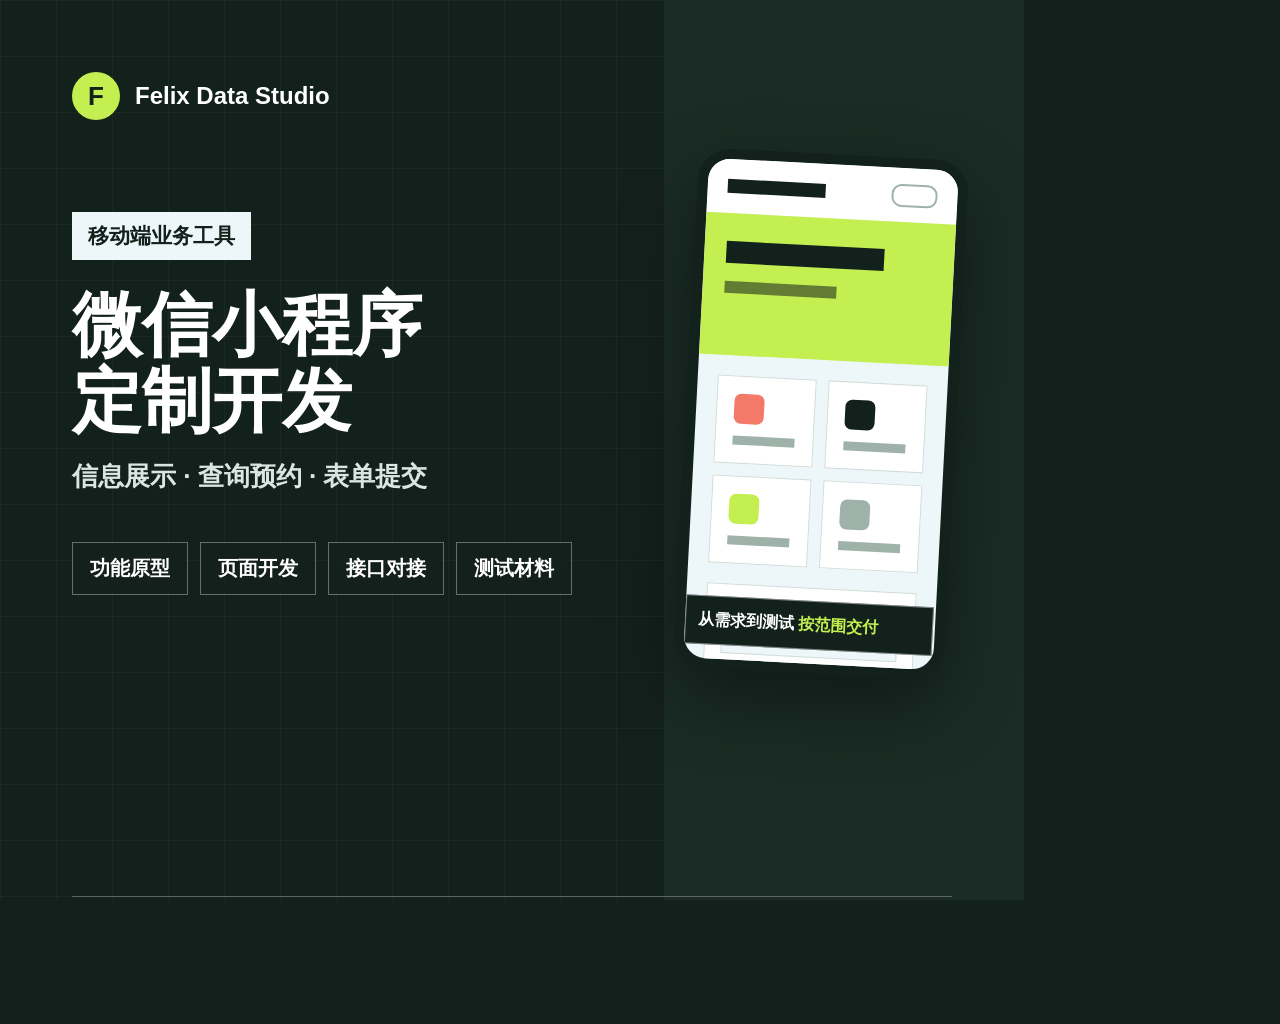
<file: assets/listing-miniprogram-cover.html>
<!doctype html>
<html lang="zh-CN">
<head>
  <meta charset="utf-8" />
  <meta name="viewport" content="width=device-width, initial-scale=1" />
  <title>微信小程序开发服务主图</title>
  <style>
    * { box-sizing: border-box; }
    html, body { width: 100%; height: 100%; margin: 0; overflow: hidden; }
    body { font-family: "Microsoft YaHei", "PingFang SC", Arial, sans-serif; background: #13211c; }
    .cover { position: relative; width: 1024px; height: 1024px; overflow: hidden; color: #fff; background: #13211c; }
    .cover::before {
      position: absolute;
      inset: 0;
      background:
        linear-gradient(rgba(255, 255, 255, .035) 1px, transparent 1px),
        linear-gradient(90deg, rgba(255, 255, 255, .035) 1px, transparent 1px);
      background-size: 56px 56px;
      content: "";
    }
    .cover::after { position: absolute; top: 0; right: 0; width: 360px; height: 100%; background: #1a2c25; content: ""; }
    .phone {
      position: absolute;
      z-index: 1;
      top: 154px;
      right: 68px;
      width: 270px;
      height: 520px;
      overflow: hidden;
      border: 10px solid #13211c;
      border-radius: 32px;
      background: #edf7fa;
      box-shadow: 0 28px 75px rgba(0, 0, 0, .42);
      transform: rotate(3deg);
    }
    .phone-top { display: flex; height: 54px; align-items: center; justify-content: space-between; padding: 0 20px; background: #fff; }
    .phone-top::before { width: 98px; height: 14px; background: #13211c; content: ""; }
    .phone-top::after { width: 42px; height: 19px; border: 2px solid #9fb2aa; border-radius: 10px; content: ""; }
    .hero { height: 142px; padding: 28px 22px; background: #c4ef50; }
    .hero::before { display: block; width: 158px; height: 22px; background: #13211c; content: ""; }
    .hero::after { display: block; width: 112px; height: 12px; margin-top: 18px; background: rgba(19, 33, 28, .55); content: ""; }
    .actions { display: grid; grid-template-columns: repeat(2, 1fr); gap: 12px; padding: 20px; }
    .action { height: 88px; padding: 17px; border: 1px solid #d1dcda; background: #fff; }
    .action::before { display: block; width: 30px; height: 30px; border-radius: 7px; background: #f37a68; content: ""; }
    .action::after { display: block; width: 62px; height: 9px; margin-top: 12px; background: #9fb2aa; content: ""; }
    .action:nth-child(2)::before { background: #13211c; }
    .action:nth-child(3)::before { background: #c4ef50; }
    .action:nth-child(4)::before { background: #9fb2aa; }
    .form-preview { margin: 0 20px; padding: 16px; border: 1px solid #d1dcda; background: #fff; }
    .form-preview span { display: block; height: 13px; background: #13211c; }
    .form-preview span + span { height: 28px; margin-top: 12px; border: 1px solid #d1dcda; background: #edf7fa; }
    .form-preview span:last-child { width: 76px; height: 25px; margin-left: auto; background: #c4ef50; }
    .mini-label {
      position: absolute;
      z-index: 2;
      right: 2px;
      bottom: 14px;
      width: 248px;
      padding: 13px 12px;
      border: 1px solid rgba(255, 255, 255, .45);
      background: #13211c;
      color: #fff;
      font-size: 16px;
      font-weight: 700;
      white-space: nowrap;
    }
    .mini-label strong { color: #c4ef50; }
    .inner { position: relative; z-index: 2; display: flex; height: 100%; flex-direction: column; padding: 72px; }
    .brand { display: flex; align-items: center; gap: 15px; font-size: 24px; font-weight: 700; }
    .mark { display: grid; width: 48px; height: 48px; place-items: center; border-radius: 50%; background: #c4ef50; color: #13211c; font-size: 26px; font-weight: 900; }
    .label { width: max-content; margin-top: 92px; padding: 10px 16px; background: #edf7fa; color: #13211c; font-size: 21px; font-weight: 800; }
    h1 { max-width: 620px; margin: 28px 0 20px; font-size: 70px; line-height: 1.08; letter-spacing: 0; }
    .subtitle { max-width: 610px; margin: 0; color: #dbe6e1; font-size: 26px; font-weight: 600; }
    .features { display: flex; max-width: 640px; flex-wrap: wrap; gap: 12px; margin-top: 48px; }
    .features span { padding: 12px 17px; border: 1px solid rgba(255, 255, 255, .35); background: rgba(19, 33, 28, .9); font-size: 20px; font-weight: 600; }
    .footer { display: flex; align-items: center; justify-content: space-between; margin-top: auto; padding-top: 28px; border-top: 1px solid rgba(255, 255, 255, .28); color: #dbe6e1; font-size: 20px; }
    .footer strong { color: #c4ef50; font-weight: 800; }
  </style>
</head>
<body>
  <main class="cover">
    <div class="phone" aria-hidden="true">
      <div class="phone-top"></div>
      <div class="hero"></div>
      <div class="actions"><span class="action"></span><span class="action"></span><span class="action"></span><span class="action"></span></div>
      <div class="form-preview"><span></span><span></span><span></span></div>
      <div class="mini-label">从需求到测试 <strong>按范围交付</strong></div>
    </div>
    <div class="inner">
      <div class="brand"><span class="mark">F</span><span>Felix Data Studio</span></div>
      <div class="label">移动端业务工具</div>
      <h1>微信小程序<br />定制开发</h1>
      <p class="subtitle">信息展示 · 查询预约 · 表单提交</p>
      <div class="features">
        <span>功能原型</span><span>页面开发</span><span>接口对接</span><span>测试材料</span>
      </div>
      <div class="footer"><span>认证、服务器等费用提前说明</span><strong>不承诺审核通过</strong></div>
    </div>
  </main>
</body>
</html>
</file>
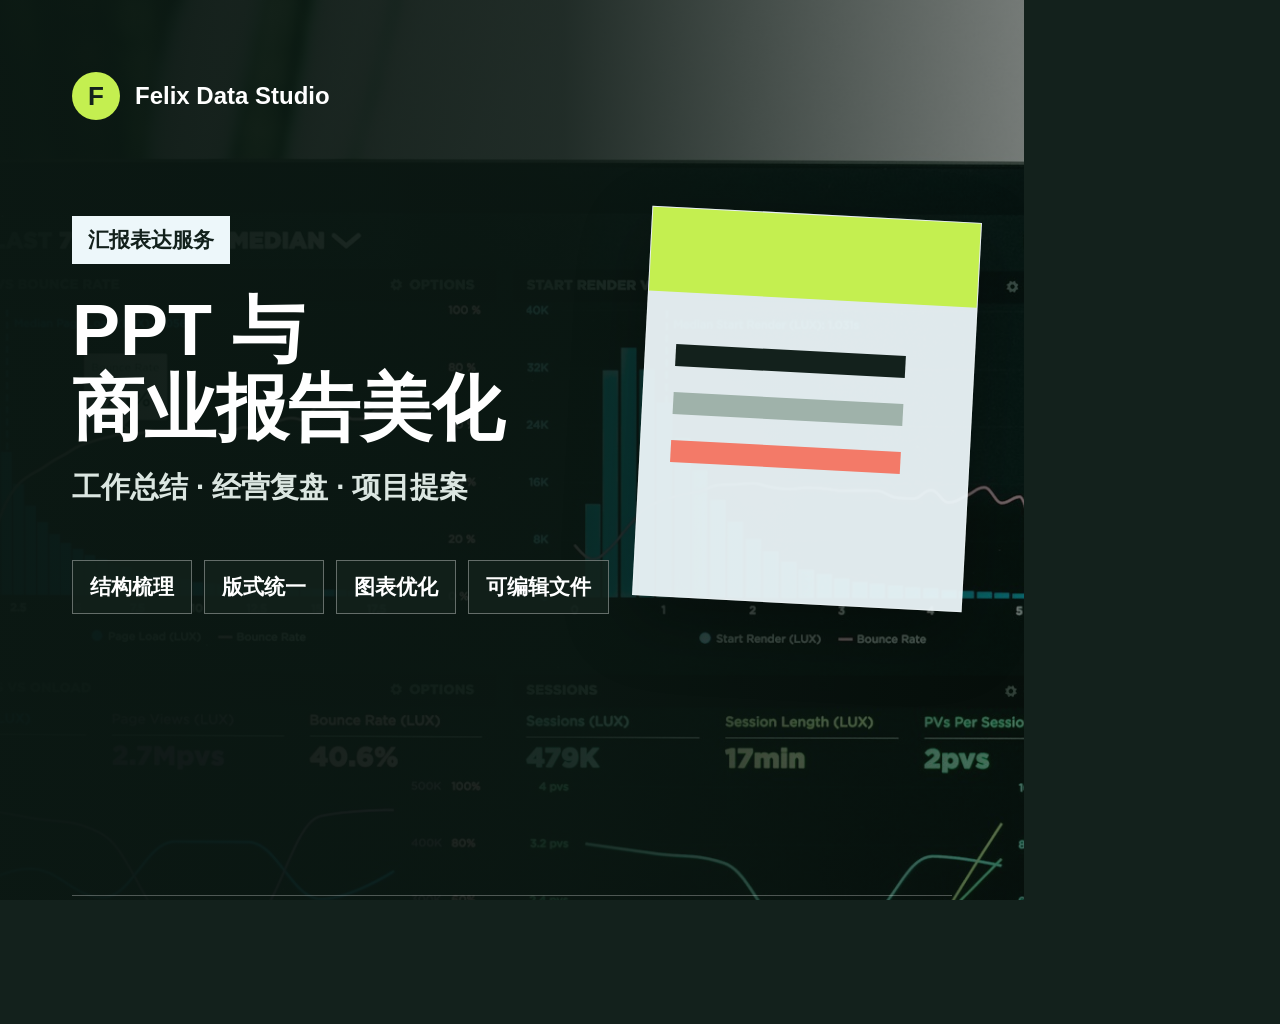
<file: assets/listing-ppt-cover.html>
<!doctype html>
<html lang="zh-CN">
<head>
  <meta charset="utf-8" />
  <meta name="viewport" content="width=device-width, initial-scale=1" />
  <title>PPT 与商业报告美化服务主图</title>
  <style>
    * { box-sizing: border-box; }
    html, body { width: 100%; height: 100%; margin: 0; overflow: hidden; }
    body { font-family: "Microsoft YaHei", "PingFang SC", Arial, sans-serif; background: #13211c; }
    .cover {
      position: relative;
      width: 1024px;
      height: 1024px;
      overflow: hidden;
      color: #fff;
      background: #13211c url("data-workspace.jpg") center / cover no-repeat;
    }
    .cover::before {
      position: absolute;
      inset: 0;
      background: linear-gradient(90deg, rgba(11, 24, 19, .98) 0%, rgba(11, 24, 19, .91) 55%, rgba(11, 24, 19, .56) 100%);
      content: "";
    }
    .panel {
      position: absolute;
      top: 214px;
      right: 52px;
      width: 330px;
      height: 390px;
      border: 1px solid rgba(255, 255, 255, .3);
      background: rgba(237, 247, 250, .94);
      box-shadow: 0 24px 70px rgba(0, 0, 0, .3);
      transform: rotate(3deg);
    }
    .panel::before { display: block; width: 100%; height: 84px; background: #c4ef50; content: ""; }
    .panel::after { display: block; width: 70%; height: 22px; margin: 52px 30px 0; background: #13211c; box-shadow: 0 48px 0 #9fb2aa, 0 96px 0 #f37a68; content: ""; }
    .inner { position: relative; z-index: 1; display: flex; height: 100%; flex-direction: column; padding: 72px; }
    .brand { display: flex; align-items: center; gap: 15px; font-size: 24px; font-weight: 700; }
    .mark { display: grid; width: 48px; height: 48px; place-items: center; border-radius: 50%; background: #c4ef50; color: #13211c; font-size: 26px; font-weight: 900; }
    .label { width: max-content; margin-top: 96px; padding: 10px 16px; background: #edf7fa; color: #13211c; font-size: 21px; font-weight: 800; }
    h1 { max-width: 620px; margin: 28px 0 20px; font-size: 72px; line-height: 1.08; letter-spacing: 0; }
    .subtitle { margin: 0; color: #dbe6e1; font-size: 29px; font-weight: 600; }
    .features { display: flex; flex-wrap: wrap; gap: 12px; margin-top: 52px; }
    .features span { padding: 12px 17px; border: 1px solid rgba(255, 255, 255, .35); background: rgba(19, 33, 28, .82); font-size: 21px; font-weight: 600; }
    .footer { display: flex; align-items: center; justify-content: space-between; margin-top: auto; padding-top: 28px; border-top: 1px solid rgba(255, 255, 255, .28); color: #dbe6e1; font-size: 21px; }
    .footer strong { color: #c4ef50; font-weight: 800; }
  </style>
</head>
<body>
  <main class="cover">
    <div class="panel" aria-hidden="true"></div>
    <div class="inner">
      <div class="brand"><span class="mark">F</span><span>Felix Data Studio</span></div>
      <div class="label">汇报表达服务</div>
      <h1>PPT 与<br />商业报告美化</h1>
      <p class="subtitle">工作总结 · 经营复盘 · 项目提案</p>
      <div class="features">
        <span>结构梳理</span><span>版式统一</span><span>图表优化</span><span>可编辑文件</span>
      </div>
      <div class="footer"><span>根据页数、内容成熟度和图表数量报价</span><strong>按需求定制</strong></div>
    </div>
  </main>
</body>
</html>
</file>
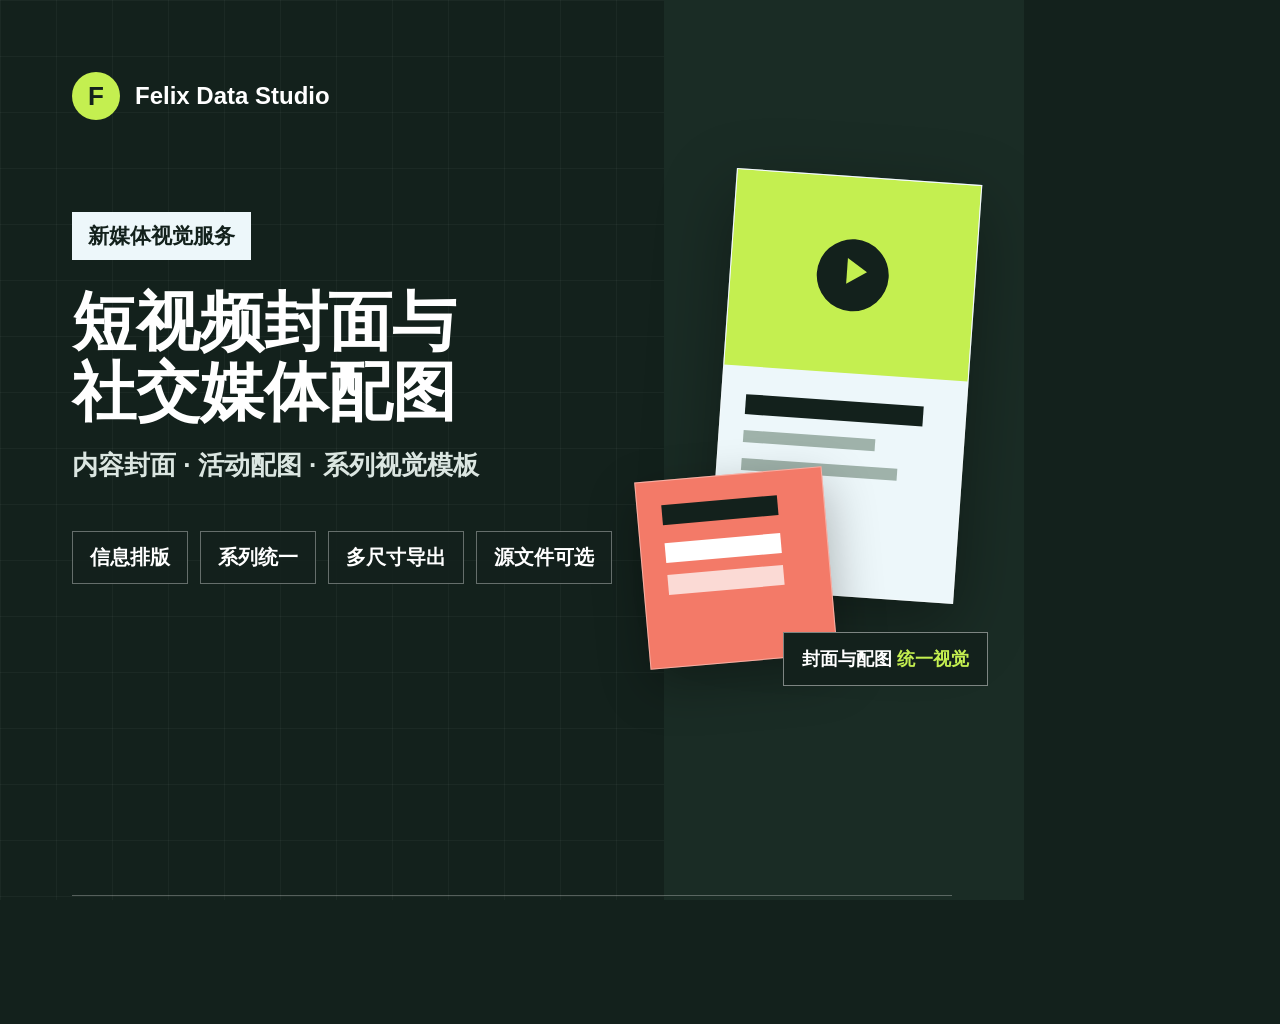
<file: assets/listing-social-cover.html>
<!doctype html>
<html lang="zh-CN">
<head>
  <meta charset="utf-8" />
  <meta name="viewport" content="width=device-width, initial-scale=1" />
  <title>短视频封面与社交媒体配图服务主图</title>
  <style>
    * { box-sizing: border-box; }
    html, body { width: 100%; height: 100%; margin: 0; overflow: hidden; }
    body { font-family: "Microsoft YaHei", "PingFang SC", Arial, sans-serif; background: #13211c; }
    .cover { position: relative; width: 1024px; height: 1024px; overflow: hidden; color: #fff; background: #13211c; }
    .cover::before {
      position: absolute;
      inset: 0;
      background:
        linear-gradient(rgba(255, 255, 255, .035) 1px, transparent 1px),
        linear-gradient(90deg, rgba(255, 255, 255, .035) 1px, transparent 1px);
      background-size: 56px 56px;
      content: "";
    }
    .cover::after { position: absolute; top: 0; right: 0; width: 360px; height: 100%; background: #1a2c25; content: ""; }
    .media-set { position: absolute; z-index: 1; top: 176px; right: 36px; width: 346px; height: 510px; }
    .vertical-cover {
      position: absolute;
      top: 0;
      right: 20px;
      width: 246px;
      height: 420px;
      overflow: hidden;
      border: 1px solid rgba(255, 255, 255, .4);
      background: #edf7fa;
      box-shadow: 0 24px 70px rgba(0, 0, 0, .35);
      transform: rotate(4deg);
    }
    .visual { height: 196px; background: #c4ef50; }
    .visual::before { display: block; width: 72px; height: 72px; margin: 0 auto; border-radius: 50%; background: #13211c; transform: translateY(62px); content: ""; }
    .visual::after { display: block; width: 0; height: 0; margin: 12px auto 0; border-top: 13px solid transparent; border-bottom: 13px solid transparent; border-left: 20px solid #c4ef50; transform: translate(4px, -3px); content: ""; }
    .cover-copy { padding: 28px 24px; }
    .cover-copy span { display: block; width: 178px; height: 20px; background: #13211c; }
    .cover-copy span + span { width: 132px; height: 12px; margin-top: 16px; background: #9fb2aa; }
    .cover-copy span:last-child { width: 156px; }
    .square-post {
      position: absolute;
      left: 0;
      bottom: 24px;
      width: 188px;
      height: 188px;
      padding: 24px;
      border: 1px solid rgba(255, 255, 255, .4);
      background: #f37a68;
      box-shadow: 0 18px 50px rgba(0, 0, 0, .3);
      transform: rotate(-5deg);
    }
    .square-post::before { display: block; width: 116px; height: 20px; background: #13211c; box-shadow: 0 38px 0 #fff, 0 70px 0 rgba(255, 255, 255, .72); content: ""; }
    .media-label {
      position: absolute;
      z-index: 2;
      right: 0;
      bottom: 0;
      padding: 14px 18px;
      border: 1px solid rgba(255, 255, 255, .45);
      background: #13211c;
      color: #fff;
      font-size: 18px;
      font-weight: 700;
    }
    .media-label strong { color: #c4ef50; }
    .inner { position: relative; z-index: 2; display: flex; height: 100%; flex-direction: column; padding: 72px; }
    .brand { display: flex; align-items: center; gap: 15px; font-size: 24px; font-weight: 700; }
    .mark { display: grid; width: 48px; height: 48px; place-items: center; border-radius: 50%; background: #c4ef50; color: #13211c; font-size: 26px; font-weight: 900; }
    .label { width: max-content; margin-top: 92px; padding: 10px 16px; background: #edf7fa; color: #13211c; font-size: 21px; font-weight: 800; }
    h1 { max-width: 610px; margin: 28px 0 20px; font-size: 64px; line-height: 1.09; letter-spacing: 0; }
    .subtitle { max-width: 610px; margin: 0; color: #dbe6e1; font-size: 26px; font-weight: 600; }
    .features { display: flex; max-width: 640px; flex-wrap: wrap; gap: 12px; margin-top: 48px; }
    .features span { padding: 12px 17px; border: 1px solid rgba(255, 255, 255, .35); background: rgba(19, 33, 28, .9); font-size: 20px; font-weight: 600; }
    .footer { display: flex; align-items: center; justify-content: space-between; margin-top: auto; padding-top: 28px; border-top: 1px solid rgba(255, 255, 255, .28); color: #dbe6e1; font-size: 21px; }
    .footer strong { color: #c4ef50; font-weight: 800; }
  </style>
</head>
<body>
  <main class="cover">
    <div class="media-set" aria-hidden="true">
      <div class="vertical-cover"><div class="visual"></div><div class="cover-copy"><span></span><span></span><span></span></div></div>
      <div class="square-post"></div>
      <div class="media-label">封面与配图 <strong>统一视觉</strong></div>
    </div>
    <div class="inner">
      <div class="brand"><span class="mark">F</span><span>Felix Data Studio</span></div>
      <div class="label">新媒体视觉服务</div>
      <h1>短视频封面与<br />社交媒体配图</h1>
      <p class="subtitle">内容封面 · 活动配图 · 系列视觉模板</p>
      <div class="features">
        <span>信息排版</span><span>系列统一</span><span>多尺寸导出</span><span>源文件可选</span>
      </div>
      <div class="footer"><span>只提供封面和静态配图</span><strong>不含拍摄剪辑</strong></div>
    </div>
  </main>
</body>
</html>
</file>
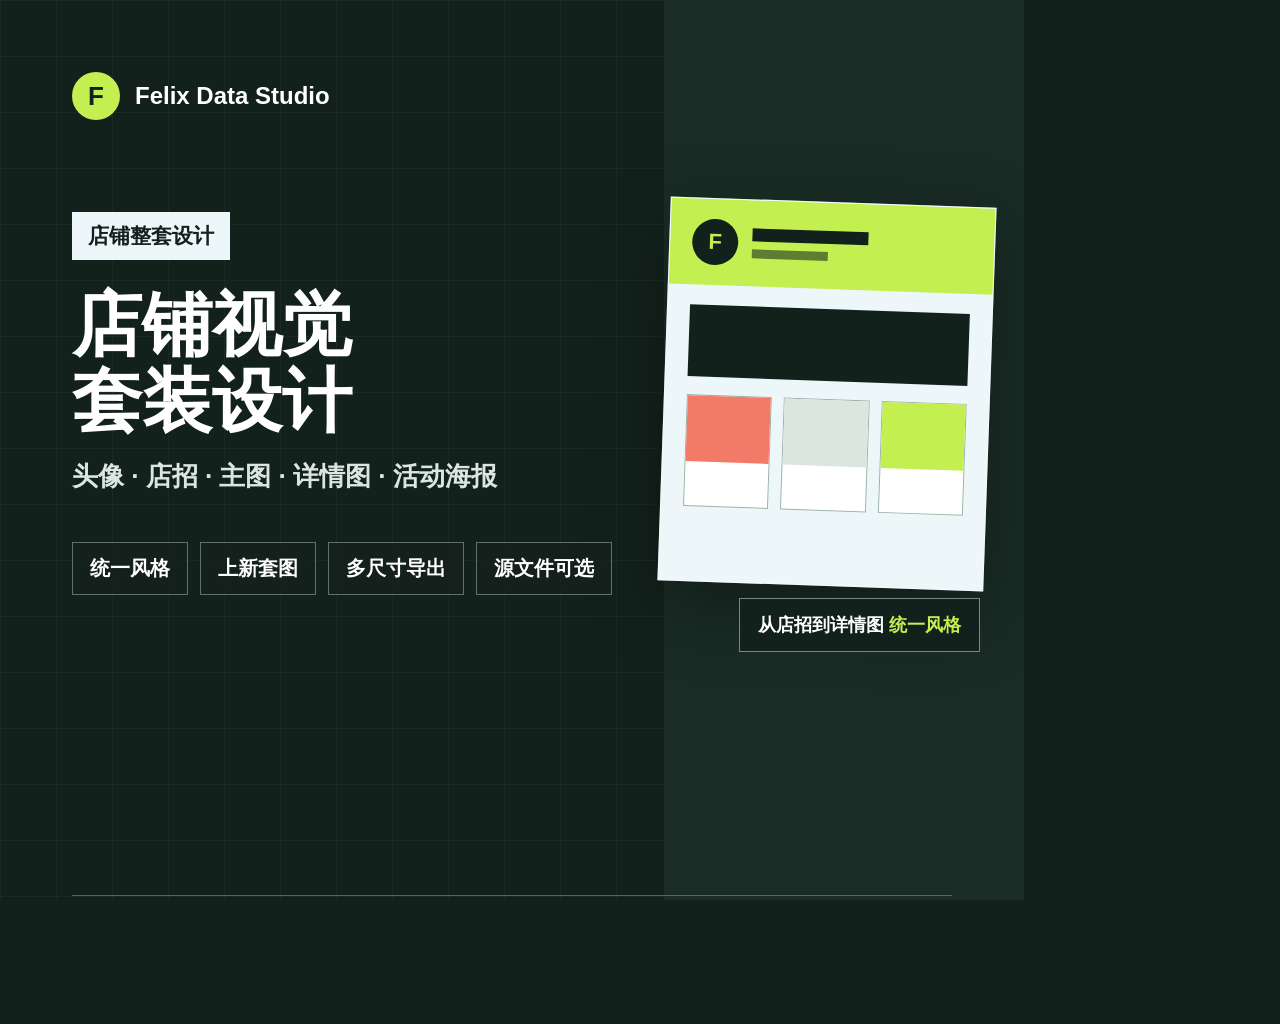
<file: assets/listing-store-kit-cover.html>
<!doctype html>
<html lang="zh-CN">
<head>
  <meta charset="utf-8" />
  <meta name="viewport" content="width=device-width, initial-scale=1" />
  <title>店铺视觉套装服务主图</title>
  <style>
    * { box-sizing: border-box; }
    html, body { width: 100%; height: 100%; margin: 0; overflow: hidden; }
    body { font-family: "Microsoft YaHei", "PingFang SC", Arial, sans-serif; background: #13211c; }
    .cover { position: relative; width: 1024px; height: 1024px; overflow: hidden; color: #fff; background: #13211c; }
    .cover::before {
      position: absolute;
      inset: 0;
      background:
        linear-gradient(rgba(255, 255, 255, .035) 1px, transparent 1px),
        linear-gradient(90deg, rgba(255, 255, 255, .035) 1px, transparent 1px);
      background-size: 56px 56px;
      content: "";
    }
    .cover::after { position: absolute; top: 0; right: 0; width: 360px; height: 100%; background: #1a2c25; content: ""; }
    .shop-kit { position: absolute; z-index: 1; top: 184px; right: 34px; width: 344px; height: 490px; }
    .shop-window {
      position: absolute;
      top: 18px;
      right: 0;
      width: 326px;
      height: 384px;
      overflow: hidden;
      border: 1px solid rgba(255, 255, 255, .35);
      background: #edf7fa;
      box-shadow: 0 24px 70px rgba(0, 0, 0, .34);
      transform: rotate(2deg);
    }
    .shop-header { height: 86px; padding: 20px 22px; background: #c4ef50; }
    .shop-brand { display: flex; align-items: center; gap: 14px; }
    .avatar { display: grid; width: 46px; height: 46px; place-items: center; border-radius: 50%; background: #13211c; color: #c4ef50; font-size: 22px; font-weight: 900; }
    .brand-lines span { display: block; width: 116px; height: 13px; background: #13211c; }
    .brand-lines span + span { width: 76px; height: 9px; margin-top: 8px; background: rgba(19, 33, 28, .56); }
    .banner { height: 72px; margin: 20px 22px 0; background: #13211c; }
    .products { display: grid; grid-template-columns: repeat(3, 1fr); gap: 12px; margin: 18px 22px 0; }
    .product { height: 112px; border: 1px solid #9fb2aa; background: #fff; }
    .product::before { display: block; width: 100%; height: 66px; background: #dbe6e1; content: ""; }
    .product:first-child::before { background: #f37a68; }
    .product:last-child::before { background: #c4ef50; }
    .kit-label {
      position: absolute;
      z-index: 2;
      right: 10px;
      bottom: 22px;
      padding: 14px 18px;
      border: 1px solid rgba(255, 255, 255, .45);
      background: #13211c;
      color: #fff;
      font-size: 18px;
      font-weight: 700;
    }
    .kit-label strong { color: #c4ef50; }
    .inner { position: relative; z-index: 2; display: flex; height: 100%; flex-direction: column; padding: 72px; }
    .brand { display: flex; align-items: center; gap: 15px; font-size: 24px; font-weight: 700; }
    .mark { display: grid; width: 48px; height: 48px; place-items: center; border-radius: 50%; background: #c4ef50; color: #13211c; font-size: 26px; font-weight: 900; }
    .label { width: max-content; margin-top: 92px; padding: 10px 16px; background: #edf7fa; color: #13211c; font-size: 21px; font-weight: 800; }
    h1 { max-width: 610px; margin: 28px 0 20px; font-size: 70px; line-height: 1.08; letter-spacing: 0; }
    .subtitle { max-width: 610px; margin: 0; color: #dbe6e1; font-size: 26px; font-weight: 600; }
    .features { display: flex; max-width: 640px; flex-wrap: wrap; gap: 12px; margin-top: 48px; }
    .features span { padding: 12px 17px; border: 1px solid rgba(255, 255, 255, .35); background: rgba(19, 33, 28, .9); font-size: 20px; font-weight: 600; }
    .footer { display: flex; align-items: center; justify-content: space-between; margin-top: auto; padding-top: 28px; border-top: 1px solid rgba(255, 255, 255, .28); color: #dbe6e1; font-size: 21px; }
    .footer strong { color: #c4ef50; font-weight: 800; }
  </style>
</head>
<body>
  <main class="cover">
    <div class="shop-kit" aria-hidden="true">
      <div class="shop-window">
        <div class="shop-header"><div class="shop-brand"><span class="avatar">F</span><span class="brand-lines"><span></span><span></span></span></div></div>
        <div class="banner"></div>
        <div class="products"><span class="product"></span><span class="product"></span><span class="product"></span></div>
      </div>
      <div class="kit-label">从店招到详情图 <strong>统一风格</strong></div>
    </div>
    <div class="inner">
      <div class="brand"><span class="mark">F</span><span>Felix Data Studio</span></div>
      <div class="label">店铺整套设计</div>
      <h1>店铺视觉<br />套装设计</h1>
      <p class="subtitle">头像 · 店招 · 主图 · 详情图 · 活动海报</p>
      <div class="features">
        <span>统一风格</span><span>上新套图</span><span>多尺寸导出</span><span>源文件可选</span>
      </div>
      <div class="footer"><span>根据图片数量、尺寸与设计复杂度报价</span><strong>按需组合</strong></div>
    </div>
  </main>
</body>
</html>
</file>
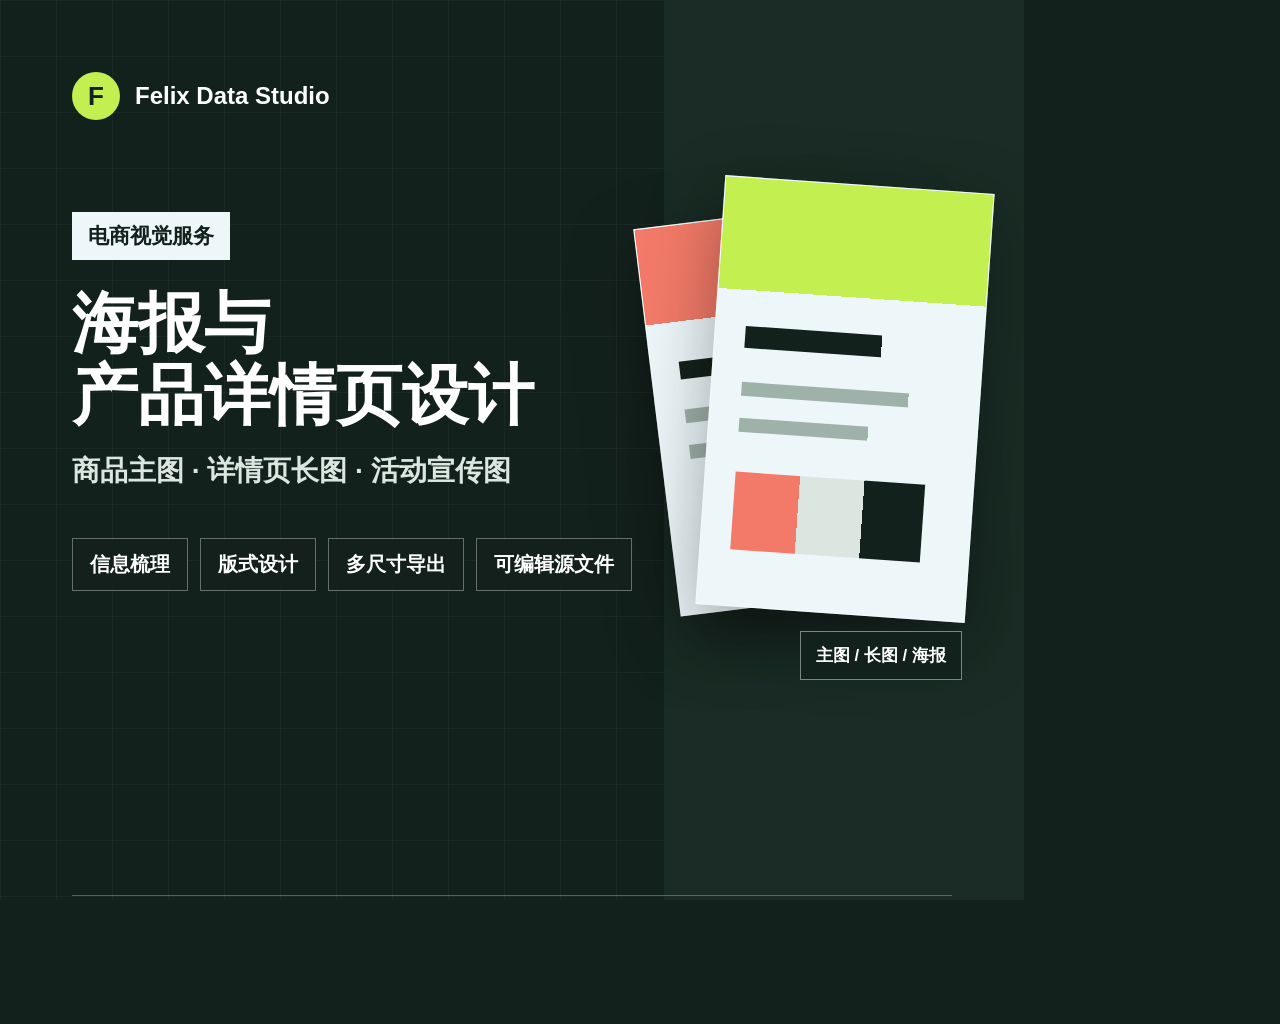
<file: assets/listing-visual-cover.html>
<!doctype html>
<html lang="zh-CN">
<head>
  <meta charset="utf-8" />
  <meta name="viewport" content="width=device-width, initial-scale=1" />
  <title>海报与产品详情页设计服务主图</title>
  <style>
    * { box-sizing: border-box; }
    html, body { width: 100%; height: 100%; margin: 0; overflow: hidden; }
    body { font-family: "Microsoft YaHei", "PingFang SC", Arial, sans-serif; background: #13211c; }
    .cover {
      position: relative;
      width: 1024px;
      height: 1024px;
      overflow: hidden;
      color: #fff;
      background: #13211c;
    }
    .cover::before {
      position: absolute;
      inset: 0;
      background:
        linear-gradient(rgba(255, 255, 255, .035) 1px, transparent 1px),
        linear-gradient(90deg, rgba(255, 255, 255, .035) 1px, transparent 1px);
      background-size: 56px 56px;
      content: "";
    }
    .cover::after {
      position: absolute;
      right: 0;
      top: 0;
      width: 360px;
      height: 100%;
      background: #1a2c25;
      content: "";
    }
    .mockups { position: absolute; z-index: 1; top: 184px; right: 44px; width: 340px; height: 520px; }
    .sheet {
      position: absolute;
      overflow: hidden;
      border: 1px solid rgba(255, 255, 255, .35);
      background: #edf7fa;
      box-shadow: 0 24px 70px rgba(0, 0, 0, .34);
    }
    .sheet::before { position: absolute; inset: 0; content: ""; }
    .sheet-back { top: 28px; left: 16px; width: 260px; height: 390px; transform: rotate(-7deg); }
    .sheet-back::before {
      background:
        linear-gradient(#f37a68 0 96px, transparent 96px),
        linear-gradient(90deg, #13211c 0 55%, transparent 55%) 28px 136px / 170px 18px no-repeat,
        linear-gradient(90deg, #9fb2aa 0 78%, transparent 78%) 28px 184px / 170px 14px no-repeat,
        linear-gradient(90deg, #9fb2aa 0 62%, transparent 62%) 28px 220px / 170px 14px no-repeat;
    }
    .sheet-front { top: 0; right: 0; width: 270px; height: 430px; transform: rotate(4deg); }
    .sheet-front::before {
      background:
        linear-gradient(#c4ef50 0 112px, transparent 112px),
        linear-gradient(90deg, #13211c 0 72%, transparent 72%) 30px 148px / 190px 22px no-repeat,
        linear-gradient(90deg, #9fb2aa 0 88%, transparent 88%) 30px 204px / 190px 14px no-repeat,
        linear-gradient(90deg, #9fb2aa 0 68%, transparent 68%) 30px 240px / 190px 14px no-repeat,
        linear-gradient(90deg, #f37a68 0 34%, #dbe6e1 34% 68%, #13211c 68%) 30px 294px / 190px 78px no-repeat;
    }
    .size-tag {
      position: absolute;
      z-index: 2;
      right: 18px;
      bottom: 24px;
      padding: 12px 15px;
      border: 1px solid rgba(255, 255, 255, .45);
      background: #13211c;
      color: #fff;
      font-size: 17px;
      font-weight: 700;
    }
    .inner { position: relative; z-index: 2; display: flex; height: 100%; flex-direction: column; padding: 72px; }
    .brand { display: flex; align-items: center; gap: 15px; font-size: 24px; font-weight: 700; }
    .mark { display: grid; width: 48px; height: 48px; place-items: center; border-radius: 50%; background: #c4ef50; color: #13211c; font-size: 26px; font-weight: 900; }
    .label { width: max-content; margin-top: 92px; padding: 10px 16px; background: #edf7fa; color: #13211c; font-size: 21px; font-weight: 800; }
    h1 { max-width: 610px; margin: 28px 0 20px; font-size: 66px; line-height: 1.09; letter-spacing: 0; }
    .subtitle { max-width: 590px; margin: 0; color: #dbe6e1; font-size: 28px; font-weight: 600; }
    .features { display: flex; max-width: 640px; flex-wrap: wrap; gap: 12px; margin-top: 48px; }
    .features span { padding: 12px 17px; border: 1px solid rgba(255, 255, 255, .35); background: rgba(19, 33, 28, .9); font-size: 20px; font-weight: 600; }
    .footer { display: flex; align-items: center; justify-content: space-between; margin-top: auto; padding-top: 28px; border-top: 1px solid rgba(255, 255, 255, .28); color: #dbe6e1; font-size: 21px; }
    .footer strong { color: #c4ef50; font-weight: 800; }
  </style>
</head>
<body>
  <main class="cover">
    <div class="mockups" aria-hidden="true">
      <div class="sheet sheet-back"></div>
      <div class="sheet sheet-front"></div>
      <div class="size-tag">主图 / 长图 / 海报</div>
    </div>
    <div class="inner">
      <div class="brand"><span class="mark">F</span><span>Felix Data Studio</span></div>
      <div class="label">电商视觉服务</div>
      <h1>海报与<br />产品详情页设计</h1>
      <p class="subtitle">商品主图 · 详情页长图 · 活动宣传图</p>
      <div class="features">
        <span>信息梳理</span><span>版式设计</span><span>多尺寸导出</span><span>可编辑源文件</span>
      </div>
      <div class="footer"><span>根据数量、尺寸和设计复杂度报价</span><strong>按需求定制</strong></div>
    </div>
  </main>
</body>
</html>
</file>
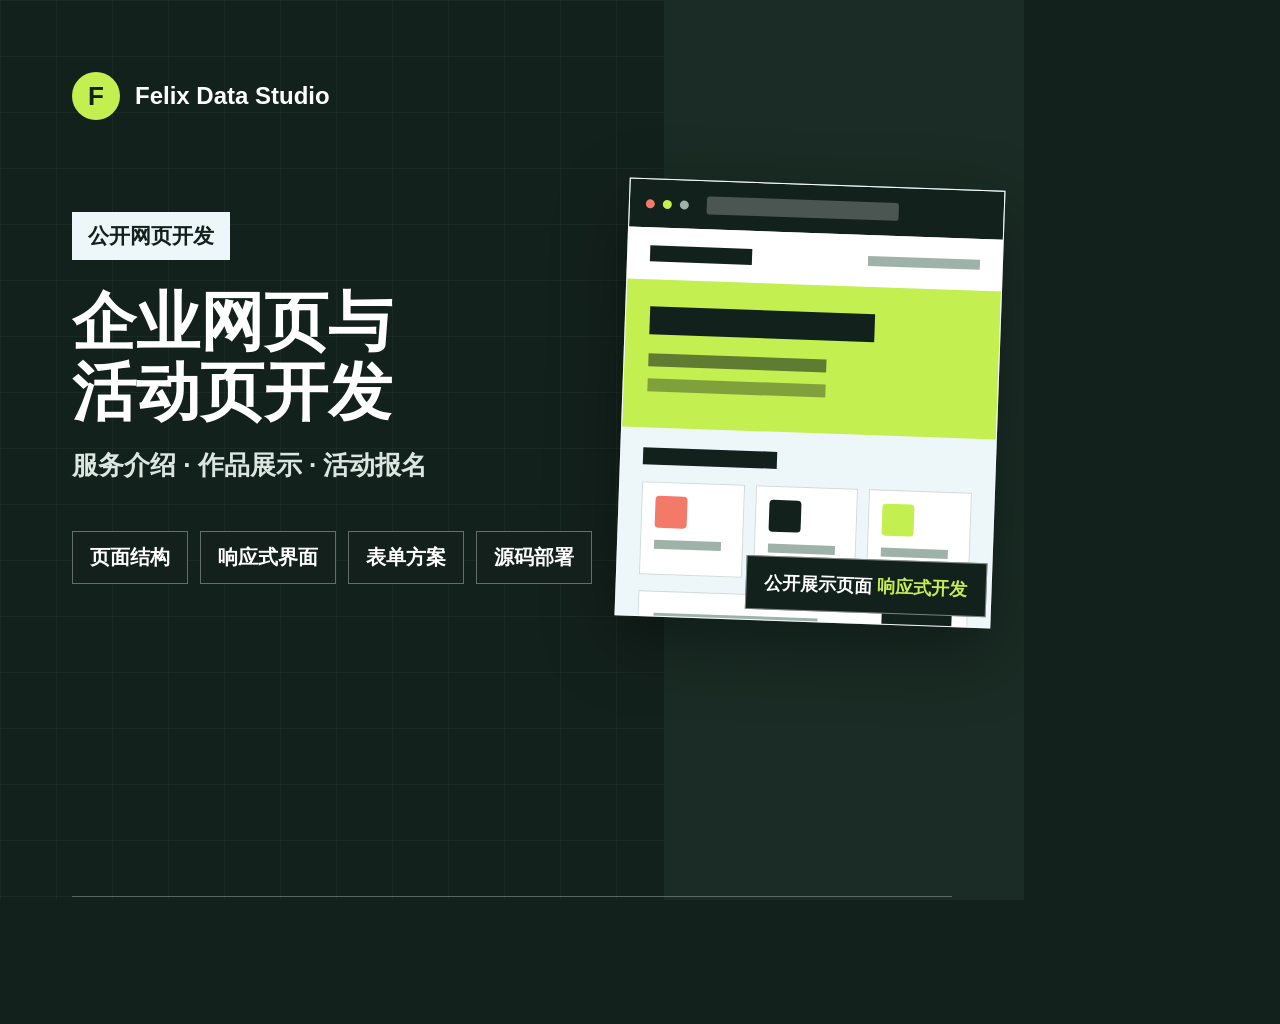
<file: assets/listing-website-cover.html>
<!doctype html>
<html lang="zh-CN">
<head>
  <meta charset="utf-8" />
  <meta name="viewport" content="width=device-width, initial-scale=1" />
  <title>企业网页与活动页开发服务主图</title>
  <style>
    * { box-sizing: border-box; }
    html, body { width: 100%; height: 100%; margin: 0; overflow: hidden; }
    body { font-family: "Microsoft YaHei", "PingFang SC", Arial, sans-serif; background: #13211c; }
    .cover { position: relative; width: 1024px; height: 1024px; overflow: hidden; color: #fff; background: #13211c; }
    .cover::before {
      position: absolute;
      inset: 0;
      background:
        linear-gradient(rgba(255, 255, 255, .035) 1px, transparent 1px),
        linear-gradient(90deg, rgba(255, 255, 255, .035) 1px, transparent 1px);
      background-size: 56px 56px;
      content: "";
    }
    .cover::after { position: absolute; top: 0; right: 0; width: 360px; height: 100%; background: #1a2c25; content: ""; }
    .browser {
      position: absolute;
      z-index: 1;
      top: 184px;
      right: 26px;
      width: 376px;
      height: 438px;
      overflow: hidden;
      border: 1px solid rgba(255, 255, 255, .42);
      background: #edf7fa;
      box-shadow: 0 24px 70px rgba(0, 0, 0, .38);
      transform: rotate(2deg);
    }
    .browser-bar { display: flex; height: 48px; align-items: center; gap: 8px; padding: 0 16px; background: #13211c; }
    .browser-bar i { display: block; width: 9px; height: 9px; border-radius: 50%; background: #f37a68; }
    .browser-bar i:nth-child(2) { background: #c4ef50; }
    .browser-bar i:nth-child(3) { background: #9fb2aa; }
    .address { width: 192px; height: 18px; margin-left: 10px; border-radius: 3px; background: rgba(255, 255, 255, .24); }
    .site-nav { display: flex; height: 52px; align-items: center; justify-content: space-between; padding: 0 22px; background: #fff; }
    .site-nav::before { width: 102px; height: 16px; background: #13211c; content: ""; }
    .site-nav::after { width: 112px; height: 10px; background: #9fb2aa; content: ""; }
    .web-hero { height: 148px; padding: 27px 24px; background: #c4ef50; }
    .web-hero::before { display: block; width: 225px; height: 28px; background: #13211c; content: ""; }
    .web-hero::after { display: block; width: 178px; height: 13px; margin-top: 19px; background: rgba(19, 33, 28, .56); box-shadow: 0 25px 0 rgba(19, 33, 28, .38); content: ""; }
    .web-content { padding: 20px 22px; }
    .section-title { width: 134px; height: 17px; background: #13211c; }
    .cards { display: grid; grid-template-columns: repeat(3, 1fr); gap: 11px; margin-top: 17px; }
    .card { height: 93px; padding: 13px; border: 1px solid #d1dcda; background: #fff; }
    .card::before { display: block; width: 32px; height: 32px; border-radius: 4px; background: #f37a68; content: ""; }
    .card::after { display: block; width: 67px; height: 9px; margin-top: 12px; background: #9fb2aa; content: ""; }
    .card:nth-child(2)::before { background: #13211c; }
    .card:nth-child(3)::before { background: #c4ef50; }
    .form-band { display: flex; height: 55px; align-items: center; justify-content: space-between; margin-top: 16px; padding: 0 15px; border: 1px solid #d1dcda; background: #fff; }
    .form-band::before { width: 164px; height: 12px; background: #9fb2aa; content: ""; }
    .form-band::after { width: 70px; height: 28px; background: #13211c; content: ""; }
    .website-label {
      position: absolute;
      z-index: 2;
      right: 4px;
      bottom: 10px;
      padding: 14px 18px;
      border: 1px solid rgba(255, 255, 255, .45);
      background: #13211c;
      color: #fff;
      font-size: 18px;
      font-weight: 700;
    }
    .website-label strong { color: #c4ef50; }
    .inner { position: relative; z-index: 2; display: flex; height: 100%; flex-direction: column; padding: 72px; }
    .brand { display: flex; align-items: center; gap: 15px; font-size: 24px; font-weight: 700; }
    .mark { display: grid; width: 48px; height: 48px; place-items: center; border-radius: 50%; background: #c4ef50; color: #13211c; font-size: 26px; font-weight: 900; }
    .label { width: max-content; margin-top: 92px; padding: 10px 16px; background: #edf7fa; color: #13211c; font-size: 21px; font-weight: 800; }
    h1 { max-width: 620px; margin: 28px 0 20px; font-size: 64px; line-height: 1.09; letter-spacing: 0; }
    .subtitle { max-width: 610px; margin: 0; color: #dbe6e1; font-size: 26px; font-weight: 600; }
    .features { display: flex; max-width: 640px; flex-wrap: wrap; gap: 12px; margin-top: 48px; }
    .features span { padding: 12px 17px; border: 1px solid rgba(255, 255, 255, .35); background: rgba(19, 33, 28, .9); font-size: 20px; font-weight: 600; }
    .footer { display: flex; align-items: center; justify-content: space-between; margin-top: auto; padding-top: 28px; border-top: 1px solid rgba(255, 255, 255, .28); color: #dbe6e1; font-size: 20px; }
    .footer strong { color: #c4ef50; font-weight: 800; }
  </style>
</head>
<body>
  <main class="cover">
    <div class="browser" aria-hidden="true">
      <div class="browser-bar"><i></i><i></i><i></i><span class="address"></span></div>
      <div class="site-nav"></div>
      <div class="web-hero"></div>
      <div class="web-content"><div class="section-title"></div><div class="cards"><span class="card"></span><span class="card"></span><span class="card"></span></div><div class="form-band"></div></div>
      <div class="website-label">公开展示页面 <strong>响应式开发</strong></div>
    </div>
    <div class="inner">
      <div class="brand"><span class="mark">F</span><span>Felix Data Studio</span></div>
      <div class="label">公开网页开发</div>
      <h1>企业网页与<br />活动页开发</h1>
      <p class="subtitle">服务介绍 · 作品展示 · 活动报名</p>
      <div class="features">
        <span>页面结构</span><span>响应式界面</span><span>表单方案</span><span>源码部署</span>
      </div>
      <div class="footer"><span>域名、服务器等费用提前说明</span><strong>按页面功能报价</strong></div>
    </div>
  </main>
</body>
</html>
</file>
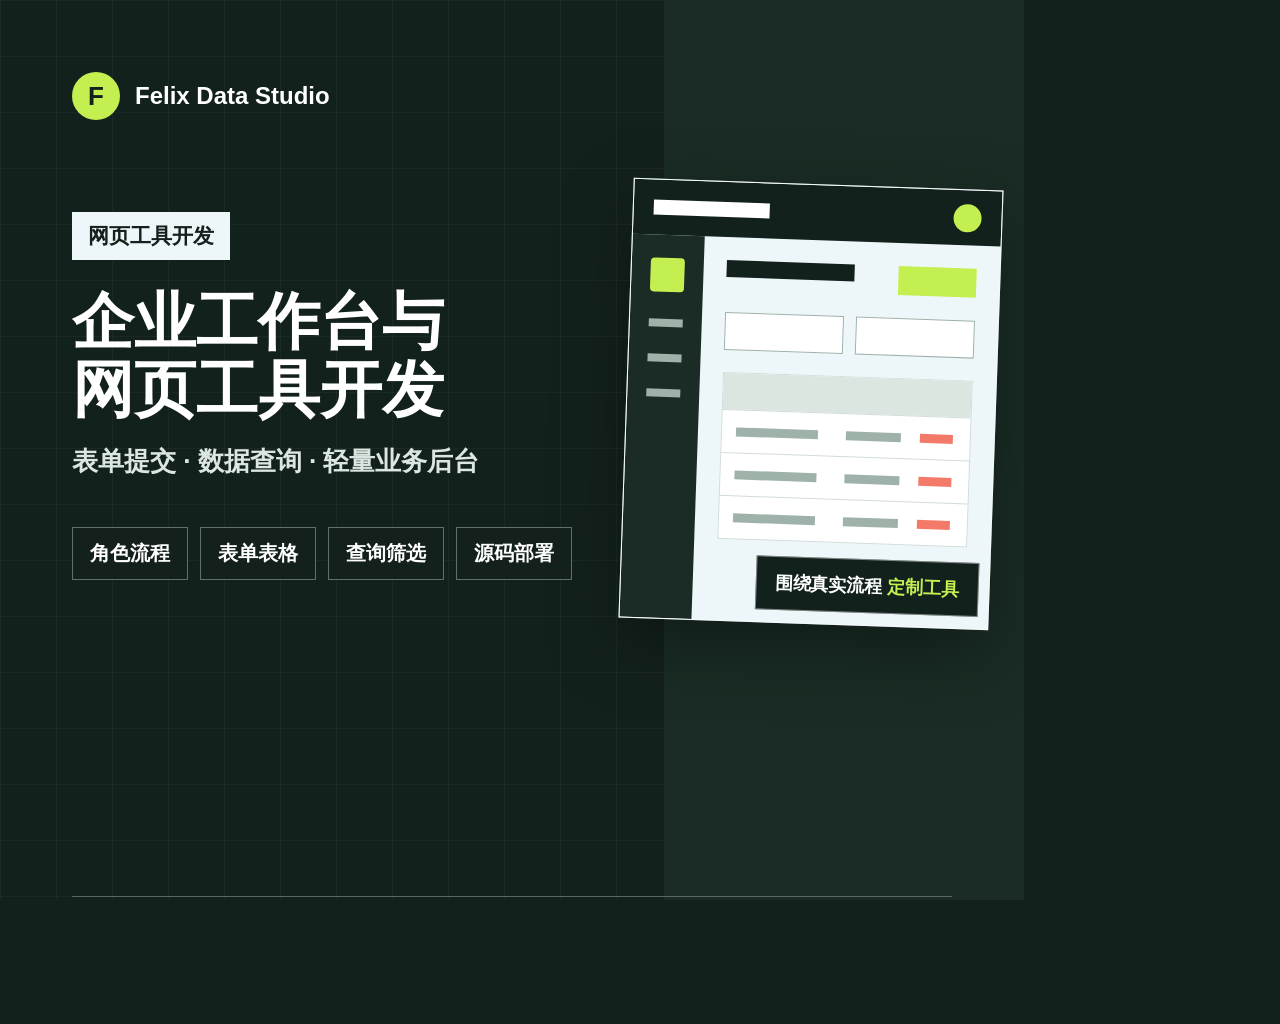
<file: assets/listing-workbench-cover.html>
<!doctype html>
<html lang="zh-CN">
<head>
  <meta charset="utf-8" />
  <meta name="viewport" content="width=device-width, initial-scale=1" />
  <title>企业工作台与网页工具开发服务主图</title>
  <style>
    * { box-sizing: border-box; }
    html, body { width: 100%; height: 100%; margin: 0; overflow: hidden; }
    body { font-family: "Microsoft YaHei", "PingFang SC", Arial, sans-serif; background: #13211c; }
    .cover { position: relative; width: 1024px; height: 1024px; overflow: hidden; color: #fff; background: #13211c; }
    .cover::before {
      position: absolute;
      inset: 0;
      background:
        linear-gradient(rgba(255, 255, 255, .035) 1px, transparent 1px),
        linear-gradient(90deg, rgba(255, 255, 255, .035) 1px, transparent 1px);
      background-size: 56px 56px;
      content: "";
    }
    .cover::after { position: absolute; top: 0; right: 0; width: 360px; height: 100%; background: #1a2c25; content: ""; }
    .workbench {
      position: absolute;
      z-index: 1;
      top: 184px;
      right: 28px;
      display: grid;
      grid-template-columns: 72px 1fr;
      grid-template-rows: 55px 1fr;
      width: 370px;
      height: 440px;
      overflow: hidden;
      border: 1px solid rgba(255, 255, 255, .4);
      background: #edf7fa;
      box-shadow: 0 24px 70px rgba(0, 0, 0, .35);
      transform: rotate(2deg);
    }
    .topbar { grid-column: 1 / -1; display: flex; align-items: center; justify-content: space-between; padding: 0 20px; background: #13211c; }
    .topbar::before { width: 116px; height: 15px; background: #fff; content: ""; }
    .topbar::after { width: 28px; height: 28px; border-radius: 50%; background: #c4ef50; content: ""; }
    .sidebar { padding-top: 23px; background: #1a2c25; }
    .sidebar span { display: block; width: 34px; height: 8px; margin: 0 auto 27px; background: #9fb2aa; }
    .sidebar span:first-child { height: 34px; border-radius: 4px; background: #c4ef50; }
    .workspace { padding: 23px; }
    .toolbar { display: flex; justify-content: space-between; }
    .toolbar::before { width: 128px; height: 17px; background: #13211c; content: ""; }
    .toolbar::after { width: 78px; height: 29px; background: #c4ef50; content: ""; }
    .filters { display: grid; grid-template-columns: 1fr 1fr; gap: 12px; margin-top: 23px; }
    .filters span { height: 38px; border: 1px solid #9fb2aa; background: #fff; }
    .table { margin-top: 22px; border: 1px solid #d1dcda; background: #fff; }
    .table-head { height: 36px; background: #dbe6e1; }
    .table-row { display: grid; grid-template-columns: 1.2fr .8fr .7fr; height: 43px; border-top: 1px solid #d1dcda; }
    .table-row span { align-self: center; width: 74%; height: 9px; margin-left: 14px; background: #9fb2aa; }
    .table-row span:last-child { width: 52%; background: #f37a68; }
    .workbench-label {
      position: absolute;
      z-index: 2;
      right: 10px;
      bottom: 12px;
      padding: 14px 18px;
      border: 1px solid rgba(255, 255, 255, .45);
      background: #13211c;
      color: #fff;
      font-size: 18px;
      font-weight: 700;
    }
    .workbench-label strong { color: #c4ef50; }
    .inner { position: relative; z-index: 2; display: flex; height: 100%; flex-direction: column; padding: 72px; }
    .brand { display: flex; align-items: center; gap: 15px; font-size: 24px; font-weight: 700; }
    .mark { display: grid; width: 48px; height: 48px; place-items: center; border-radius: 50%; background: #c4ef50; color: #13211c; font-size: 26px; font-weight: 900; }
    .label { width: max-content; margin-top: 92px; padding: 10px 16px; background: #edf7fa; color: #13211c; font-size: 21px; font-weight: 800; }
    h1 { max-width: 625px; margin: 28px 0 20px; font-size: 62px; line-height: 1.1; letter-spacing: 0; }
    .subtitle { max-width: 610px; margin: 0; color: #dbe6e1; font-size: 26px; font-weight: 600; }
    .features { display: flex; max-width: 640px; flex-wrap: wrap; gap: 12px; margin-top: 48px; }
    .features span { padding: 12px 17px; border: 1px solid rgba(255, 255, 255, .35); background: rgba(19, 33, 28, .9); font-size: 20px; font-weight: 600; }
    .footer { display: flex; align-items: center; justify-content: space-between; margin-top: auto; padding-top: 28px; border-top: 1px solid rgba(255, 255, 255, .28); color: #dbe6e1; font-size: 20px; }
    .footer strong { color: #c4ef50; font-weight: 800; }
  </style>
</head>
<body>
  <main class="cover">
    <div class="workbench" aria-hidden="true">
      <div class="topbar"></div>
      <aside class="sidebar"><span></span><span></span><span></span><span></span></aside>
      <div class="workspace">
        <div class="toolbar"></div>
        <div class="filters"><span></span><span></span></div>
        <div class="table"><div class="table-head"></div><div class="table-row"><span></span><span></span><span></span></div><div class="table-row"><span></span><span></span><span></span></div><div class="table-row"><span></span><span></span><span></span></div></div>
      </div>
      <div class="workbench-label">围绕真实流程 <strong>定制工具</strong></div>
    </div>
    <div class="inner">
      <div class="brand"><span class="mark">F</span><span>Felix Data Studio</span></div>
      <div class="label">网页工具开发</div>
      <h1>企业工作台与<br />网页工具开发</h1>
      <p class="subtitle">表单提交 · 数据查询 · 轻量业务后台</p>
      <div class="features">
        <span>角色流程</span><span>表单表格</span><span>查询筛选</span><span>源码部署</span>
      </div>
      <div class="footer"><span>第三方服务费用提前说明</span><strong>按功能范围报价</strong></div>
    </div>
  </main>
</body>
</html>
</file>
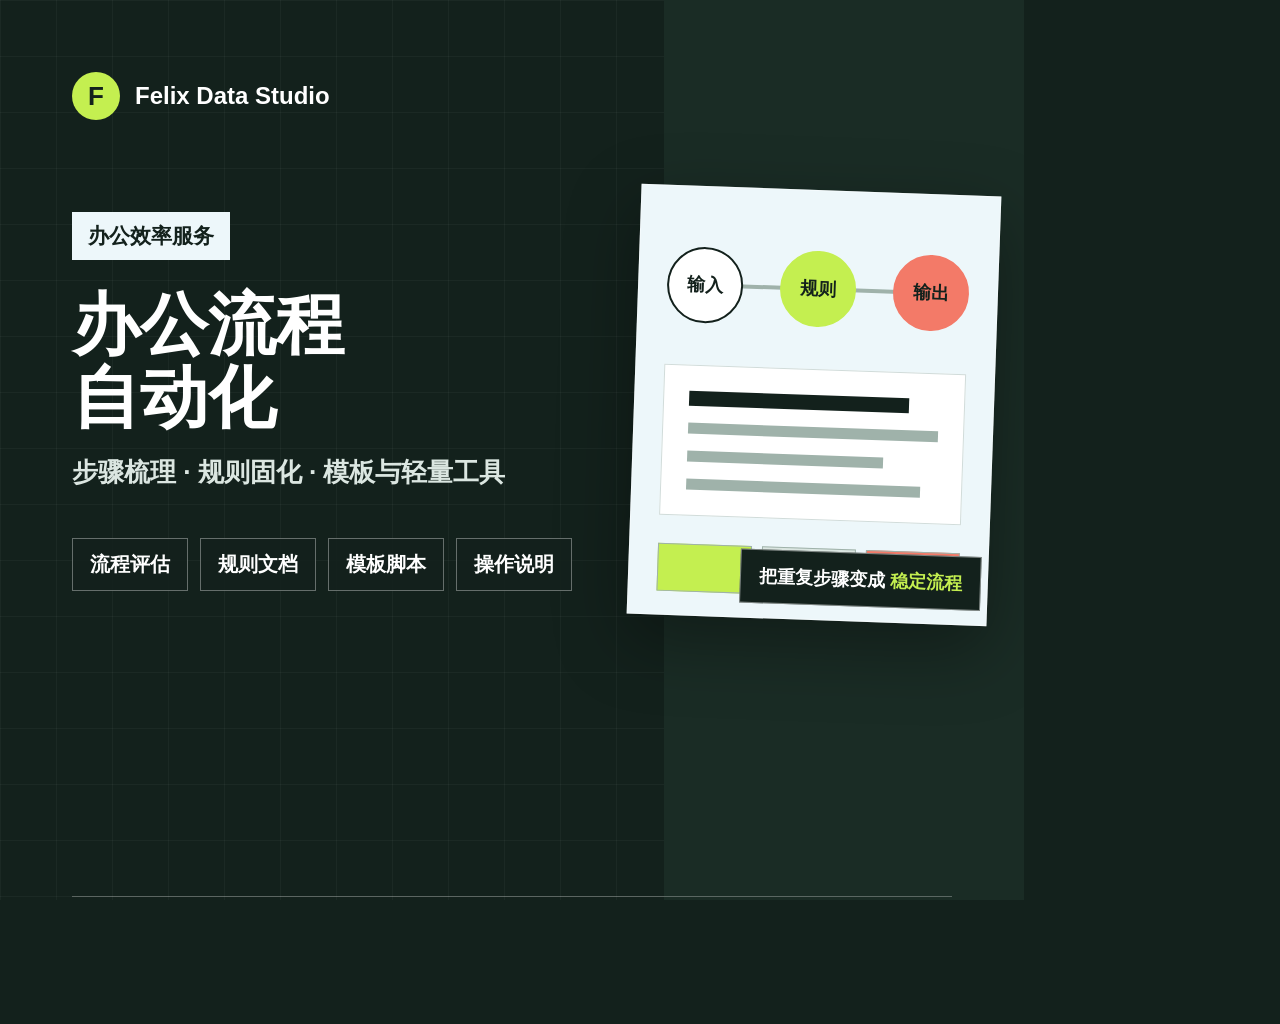
<file: assets/listing-workflow-cover.html>
<!doctype html>
<html lang="zh-CN">
<head>
  <meta charset="utf-8" />
  <meta name="viewport" content="width=device-width, initial-scale=1" />
  <title>办公流程自动化服务主图</title>
  <style>
    * { box-sizing: border-box; }
    html, body { width: 100%; height: 100%; margin: 0; overflow: hidden; }
    body { font-family: "Microsoft YaHei", "PingFang SC", Arial, sans-serif; background: #13211c; }
    .cover { position: relative; width: 1024px; height: 1024px; overflow: hidden; color: #fff; background: #13211c; }
    .cover::before {
      position: absolute;
      inset: 0;
      background:
        linear-gradient(rgba(255, 255, 255, .035) 1px, transparent 1px),
        linear-gradient(90deg, rgba(255, 255, 255, .035) 1px, transparent 1px);
      background-size: 56px 56px;
      content: "";
    }
    .cover::after { position: absolute; top: 0; right: 0; width: 360px; height: 100%; background: #1a2c25; content: ""; }
    .workflow {
      position: absolute;
      z-index: 1;
      top: 190px;
      right: 30px;
      width: 360px;
      height: 430px;
      padding: 38px 28px;
      border: 1px solid rgba(255, 255, 255, .38);
      background: #edf7fa;
      box-shadow: 0 24px 70px rgba(0, 0, 0, .35);
      transform: rotate(2deg);
    }
    .flow-row { position: relative; display: flex; align-items: center; justify-content: space-between; margin-top: 22px; }
    .flow-row::before { position: absolute; z-index: 0; left: 56px; right: 56px; top: 36px; height: 4px; background: #9fb2aa; content: ""; }
    .node { position: relative; z-index: 1; display: grid; width: 76px; height: 76px; place-items: center; border: 2px solid #13211c; border-radius: 50%; background: #fff; color: #13211c; font-size: 18px; font-weight: 800; }
    .node.rule { border-color: #c4ef50; background: #c4ef50; }
    .node.output { border-color: #f37a68; background: #f37a68; }
    .rule-card { margin-top: 42px; padding: 25px; border: 1px solid #d1dcda; background: #fff; }
    .rule-card span { display: block; width: 220px; height: 15px; background: #13211c; }
    .rule-card span + span { width: 250px; height: 11px; margin-top: 17px; background: #9fb2aa; }
    .rule-card span:nth-child(3) { width: 196px; }
    .rule-card span:last-child { width: 234px; }
    .status-row { display: flex; gap: 10px; margin-top: 28px; }
    .status-row span { flex: 1; height: 48px; border: 1px solid #9fb2aa; background: #dbe6e1; }
    .status-row span:first-child { background: #c4ef50; }
    .status-row span:last-child { background: #f37a68; }
    .workflow-label {
      position: absolute;
      z-index: 2;
      right: 6px;
      bottom: 14px;
      padding: 14px 18px;
      border: 1px solid rgba(255, 255, 255, .45);
      background: #13211c;
      color: #fff;
      font-size: 18px;
      font-weight: 700;
    }
    .workflow-label strong { color: #c4ef50; }
    .inner { position: relative; z-index: 2; display: flex; height: 100%; flex-direction: column; padding: 72px; }
    .brand { display: flex; align-items: center; gap: 15px; font-size: 24px; font-weight: 700; }
    .mark { display: grid; width: 48px; height: 48px; place-items: center; border-radius: 50%; background: #c4ef50; color: #13211c; font-size: 26px; font-weight: 900; }
    .label { width: max-content; margin-top: 92px; padding: 10px 16px; background: #edf7fa; color: #13211c; font-size: 21px; font-weight: 800; }
    h1 { max-width: 610px; margin: 28px 0 20px; font-size: 68px; line-height: 1.08; letter-spacing: 0; }
    .subtitle { max-width: 610px; margin: 0; color: #dbe6e1; font-size: 26px; font-weight: 600; }
    .features { display: flex; max-width: 640px; flex-wrap: wrap; gap: 12px; margin-top: 48px; }
    .features span { padding: 12px 17px; border: 1px solid rgba(255, 255, 255, .35); background: rgba(19, 33, 28, .9); font-size: 20px; font-weight: 600; }
    .footer { display: flex; align-items: center; justify-content: space-between; margin-top: auto; padding-top: 28px; border-top: 1px solid rgba(255, 255, 255, .28); color: #dbe6e1; font-size: 20px; }
    .footer strong { color: #c4ef50; font-weight: 800; }
  </style>
</head>
<body>
  <main class="cover">
    <div class="workflow" aria-hidden="true">
      <div class="flow-row"><span class="node">输入</span><span class="node rule">规则</span><span class="node output">输出</span></div>
      <div class="rule-card"><span></span><span></span><span></span><span></span></div>
      <div class="status-row"><span></span><span></span><span></span></div>
      <div class="workflow-label">把重复步骤变成 <strong>稳定流程</strong></div>
    </div>
    <div class="inner">
      <div class="brand"><span class="mark">F</span><span>Felix Data Studio</span></div>
      <div class="label">办公效率服务</div>
      <h1>办公流程<br />自动化</h1>
      <p class="subtitle">步骤梳理 · 规则固化 · 模板与轻量工具</p>
      <div class="features">
        <span>流程评估</span><span>规则文档</span><span>模板脚本</span><span>操作说明</span>
      </div>
      <div class="footer"><span>先评估流程，再确认实现方式</span><strong>按实际范围报价</strong></div>
    </div>
  </main>
</body>
</html>
</file>
